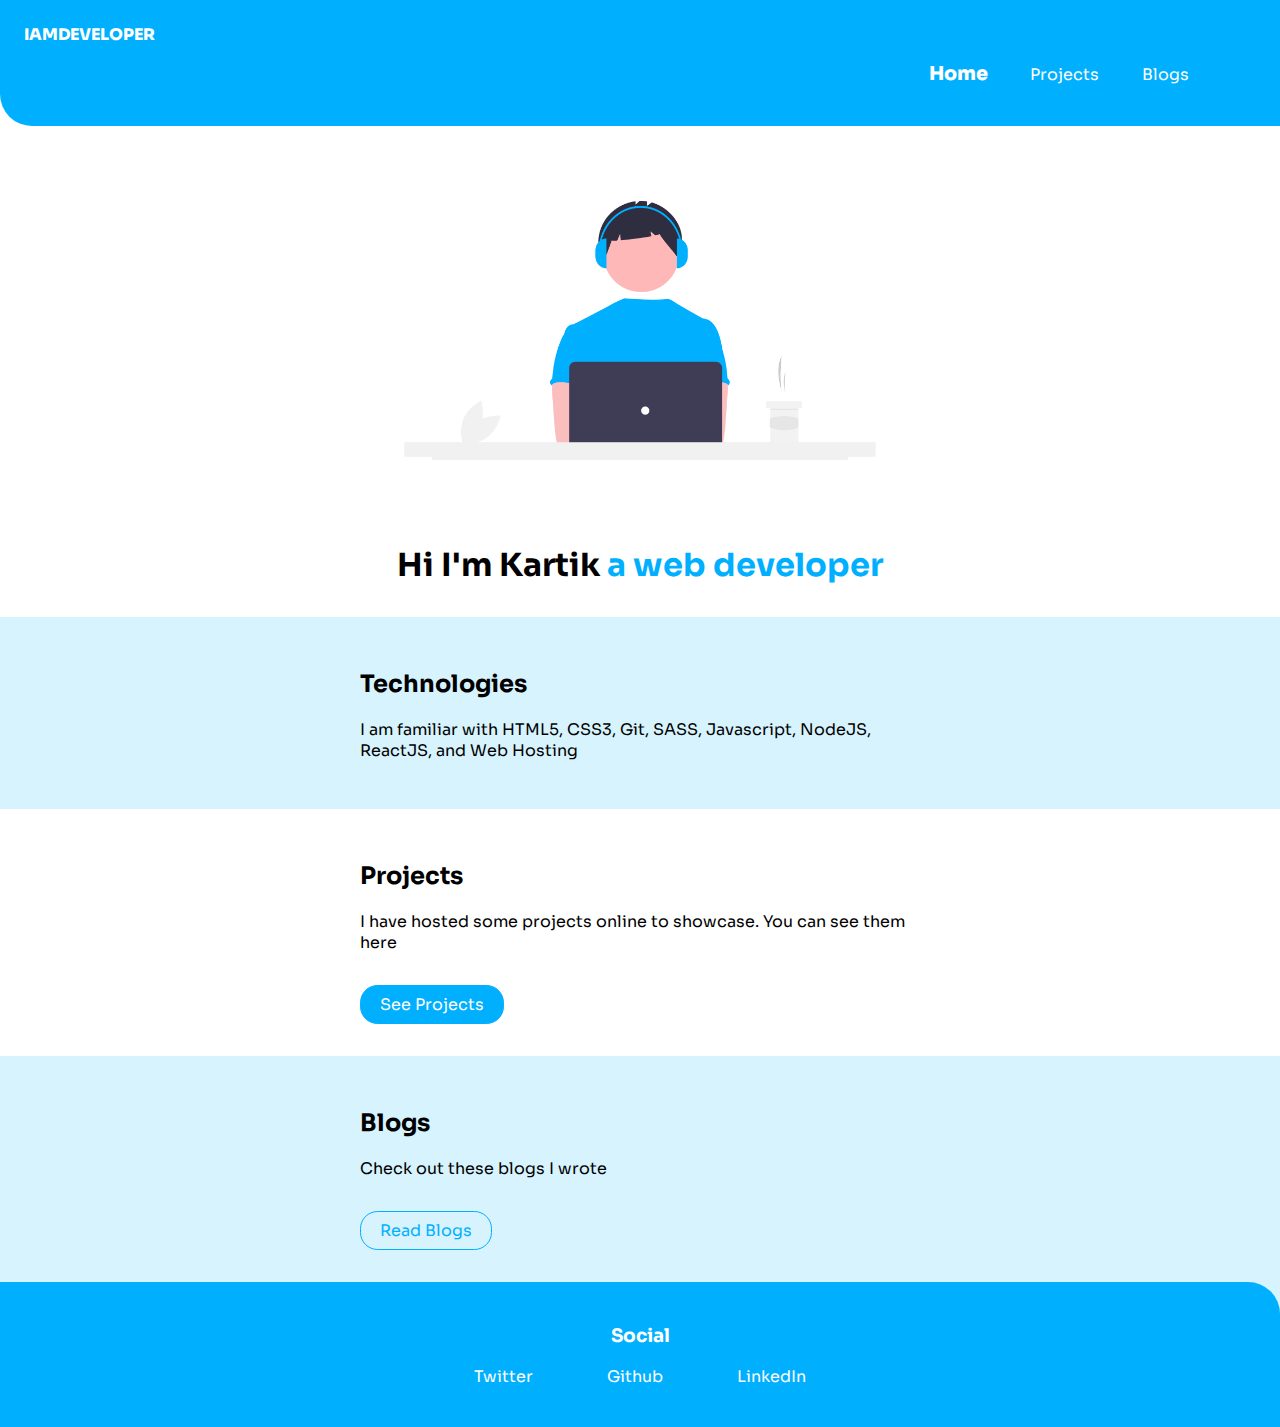
<file: index.html>
<!DOCTYPE html>
<html lang="en">
	<head>
		<meta charset="UTF-8" />
		<meta name="viewport" content="width=device-width, initial-scale=1.0" />
		<link rel="stylesheet" href="main.css" />
		<title>Kartik's Portfolio</title>
	</head>
	<body>
		<header>
			<nav class="main-nav">
				<div class="main-nav__brand">
					<a href="/">IAMDEVELOPER</a>
				</div>
				<ul class="main-nav__links">
					<li class="main-nav__link open-link"><a href="index.html">Home</a></li>
					<li class="main-nav__link"><a href="HTML/projects.html">Projects</a></li>
					<li class="main-nav__link"><a href="HTML/blogs.html">Blogs</a></li>
				</ul>
			</nav>
			<div class="main-header__container">
				<img src="./images/undraw_Coding_re_iv62.png" alt="programming image" />
				<h1>Hi I'm Kartik <span class="highlight">a web developer</span></h1>
			</div>
		</header>
		<main>
			<section class="section">
				<div class="container container-small">
					<h2>Technologies</h2>
					<p>
						I am familiar with HTML5, CSS3, Git, SASS, Javascript, NodeJS, ReactJS, and Web Hosting
					</p>
				</div>
			</section>
			<section class="section">
				<div class="container container-small">
					<h2>Projects</h2>
					<p>I have hosted some projects online to showcase. You can see them here</p>
					<a href="HTML/projects.html" class="primary-button primary-button__home">See Projects</a>
				</div>
			</section>
			<section class="section">
				<div class="container container-small">
					<h2>Blogs</h2>
					<p>Check out these blogs I wrote</p>
					<a href="HTML/blogs.html" class="secondary-button">Read Blogs</a>
				</div>
			</section>
		</main>
		<footer id="main-footer__main-page">
			<div class="main-footer">
				<div class="main-footer__container">
					<h3>Social</h3>
					<ul class="main-footer__socials">
						<li class="main-footer__social">
							<a href="https://twitter.com/kart_c11" target="_blank">Twitter</a>
						</li>
						<li class="main-footer__social">
							<a href="https://github.com/kart-c" target="_blank">Github</a>
						</li>
						<li class="main-footer__social">
							<a href="https://www.linkedin.com/in/kartikeya-choudhary-92881621a/" target="_blank"
								>LinkedIn</a
							>
						</li>
					</ul>
				</div>
			</div>
		</footer>
	</body>
</html>
</file>
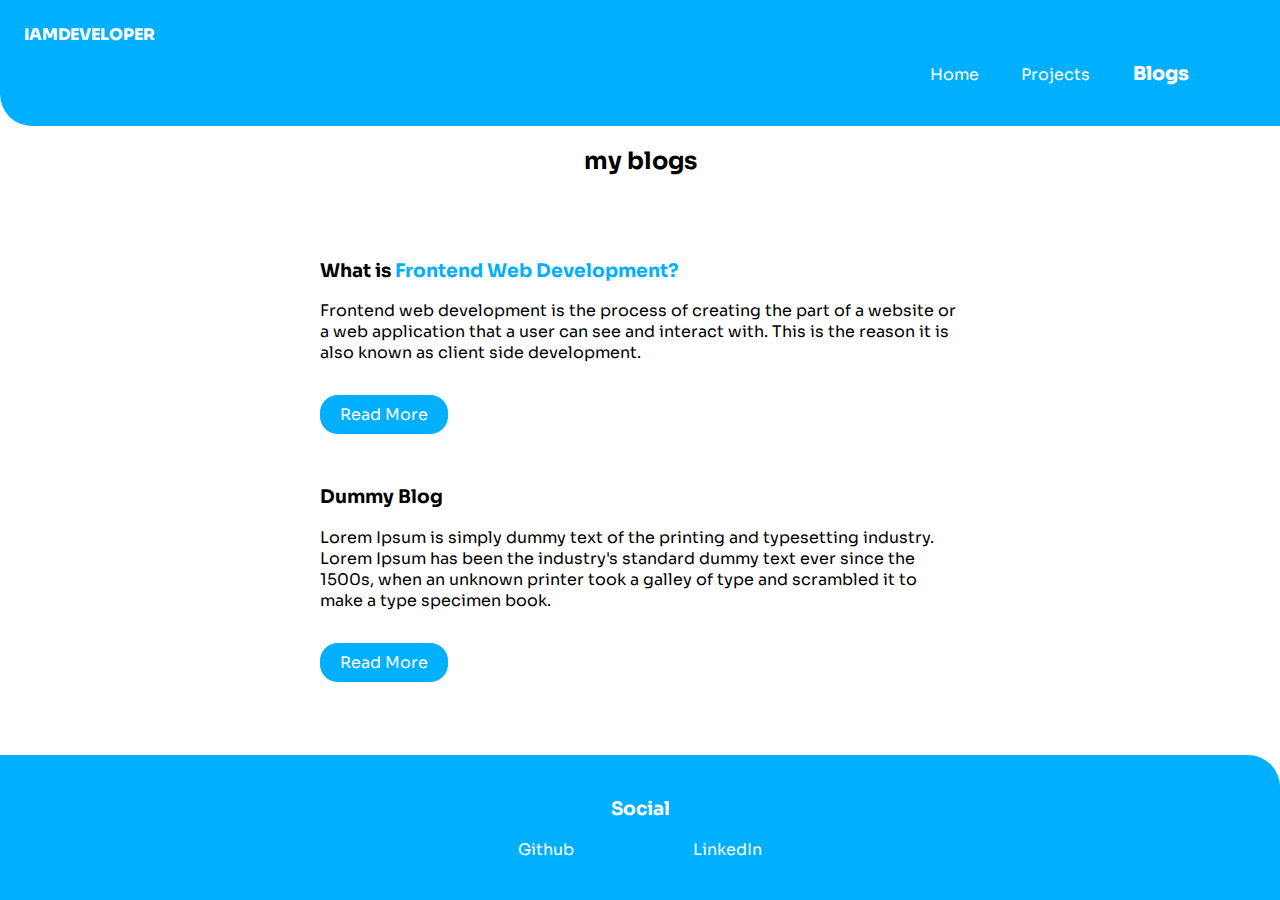
<file: blogs.html>
<!DOCTYPE html>
<html lang="en">
	<head>
		<meta charset="UTF-8" />
		<meta name="viewport" content="width=device-width, initial-scale=1.0" />
		<link rel="stylesheet" href="main.css" />
		<title>Kartik Portfolio</title>
	</head>
	<body>
		<header>
			<nav class="main-nav">
				<div class="main-nav__brand">
					<a href="/">IAMDEVELOPER</a>
				</div>
				<ul class="main-nav__links">
					<li class="main-nav__link"><a href="/index.html">Home</a></li>
					<li class="main-nav__link"><a href="/projects.html">Projects</a></li>
					<li class="main-nav__link open-link"><a href="/blogs.html">Blogs</a></li>
				</ul>
			</nav>
			<div class="main-header__container">
				<h2>my blogs</h2>
			</div>
		</header>
		<main>
			<ul class="project-list">
				<li>
					<section class="container">
						<h3>What is <span class="highlight">Frontend Web Development?</span></h3>
						<p>
							Frontend web development is the process of creating the part of a website or a web
							application that a user can see and interact with. This is the reason it is also known
							as client side development.
						</p>
						<a href="/frontend-blog.html" class="primary-button">Read More</a>
					</section>
				</li>
				<li>
					<section class="container">
						<h3>Dummy Blog</h3>
						<p>
							Lorem Ipsum is simply dummy text of the printing and typesetting industry. Lorem Ipsum
							has been the industry's standard dummy text ever since the 1500s, when an unknown
							printer took a galley of type and scrambled it to make a type specimen book.
						</p>
						<a href="/dummy-blog.html" class="primary-button">Read More</a>
					</section>
				</li>
			</ul>
		</main>
		<footer class="main-footer">
			<div class="main-footer__container">
				<h3>Social</h3>
				<ul class="main-footer__socials">
					<li class="main-footer__social"><a href="https://github.com/kart-c">Github</a></li>
					<li class="main-footer__social">
						<a href="https://www.linkedin.com/in/kartikeya-choudhary-92881621a/">LinkedIn</a>
					</li>
				</ul>
			</div>
		</footer>
	</body>
</html>
</file>
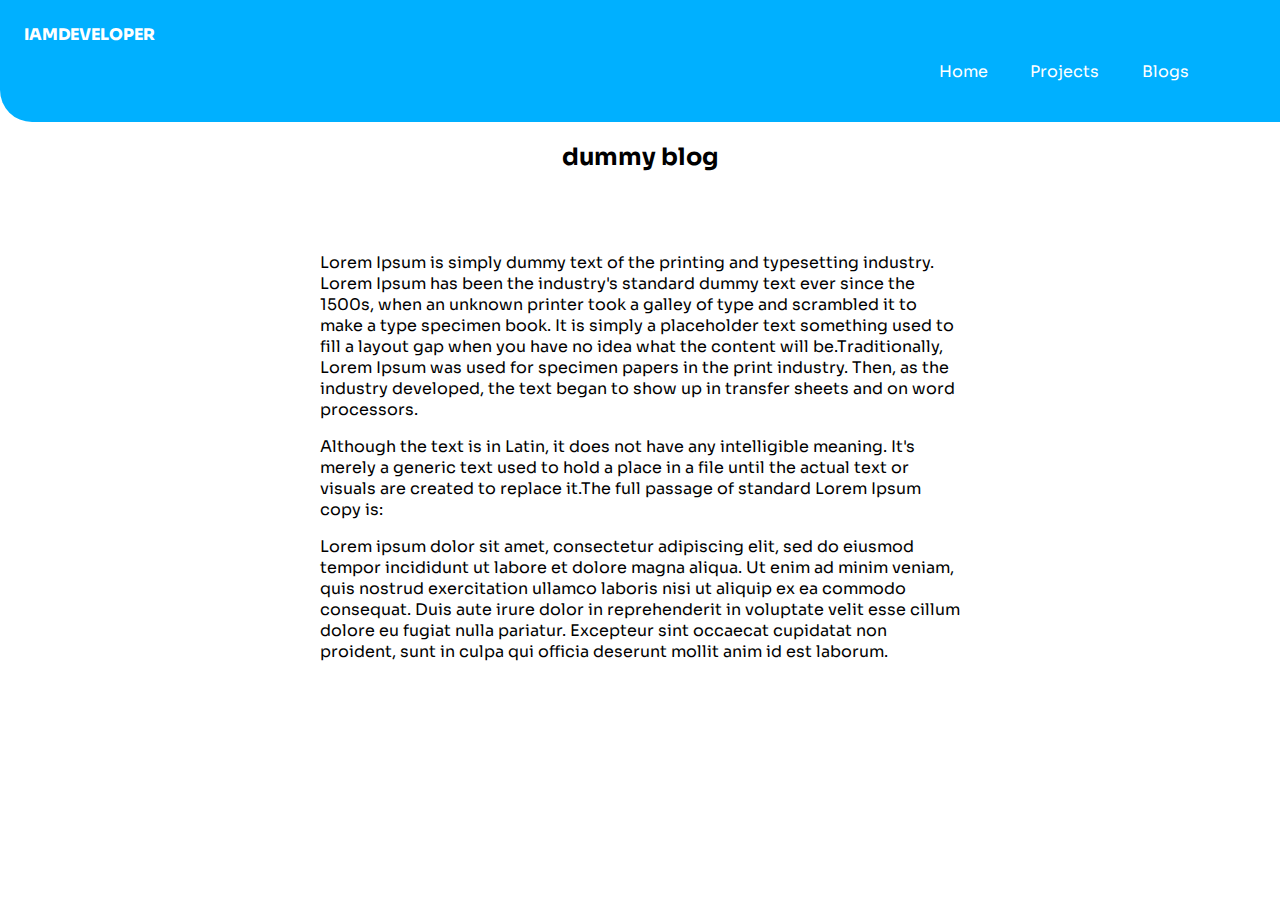
<file: dummy-blog.html>
<!DOCTYPE html>
<html lang="en">
	<head>
		<meta charset="UTF-8" />
		<meta name="viewport" content="width=device-width, initial-scale=1.0" />
		<link rel="stylesheet" href="main.css" />
		<title>Kartik Portfolio</title>
	</head>
	<body>
		<header>
			<nav class="main-nav">
				<div class="main-nav__brand">
					<a href="/">IAMDEVELOPER</a>
				</div>
				<ul class="main-nav__links">
					<li class="main-nav__link"><a href="/index.html">Home</a></li>
					<li class="main-nav__link"><a href="/projects.html">Projects</a></li>
					<li class="main-nav__link"><a href="/blogs.html">Blogs</a></li>
				</ul>
			</nav>
			<div class="main-header__container">
				<h2>dummy blog</h2>
			</div>
		</header>
		<main>
			<ul class="project-list">
				<li>
					<section class="container">
						<p>
							Lorem Ipsum is simply dummy text of the printing and typesetting industry. Lorem Ipsum
							has been the industry's standard dummy text ever since the 1500s, when an unknown
							printer took a galley of type and scrambled it to make a type specimen book. It is
							simply a placeholder text something used to fill a layout gap when you have no idea
							what the content will be.Traditionally, Lorem Ipsum was used for specimen papers in
							the print industry. Then, as the industry developed, the text began to show up in
							transfer sheets and on word processors.
						</p>
						<p>
							Although the text is in Latin, it does not have any intelligible meaning. It's merely
							a generic text used to hold a place in a file until the actual text or visuals are
							created to replace it.The full passage of standard Lorem Ipsum copy is:
						</p>

						<p>
							Lorem ipsum dolor sit amet, consectetur adipiscing elit, sed do eiusmod tempor
							incididunt ut labore et dolore magna aliqua. Ut enim ad minim veniam, quis nostrud
							exercitation ullamco laboris nisi ut aliquip ex ea commodo consequat. Duis aute irure
							dolor in reprehenderit in voluptate velit esse cillum dolore eu fugiat nulla pariatur.
							Excepteur sint occaecat cupidatat non proident, sunt in culpa qui officia deserunt
							mollit anim id est laborum.
						</p>
					</section>
				</li>
			</ul>
		</main>
	</body>
</html>
</file>
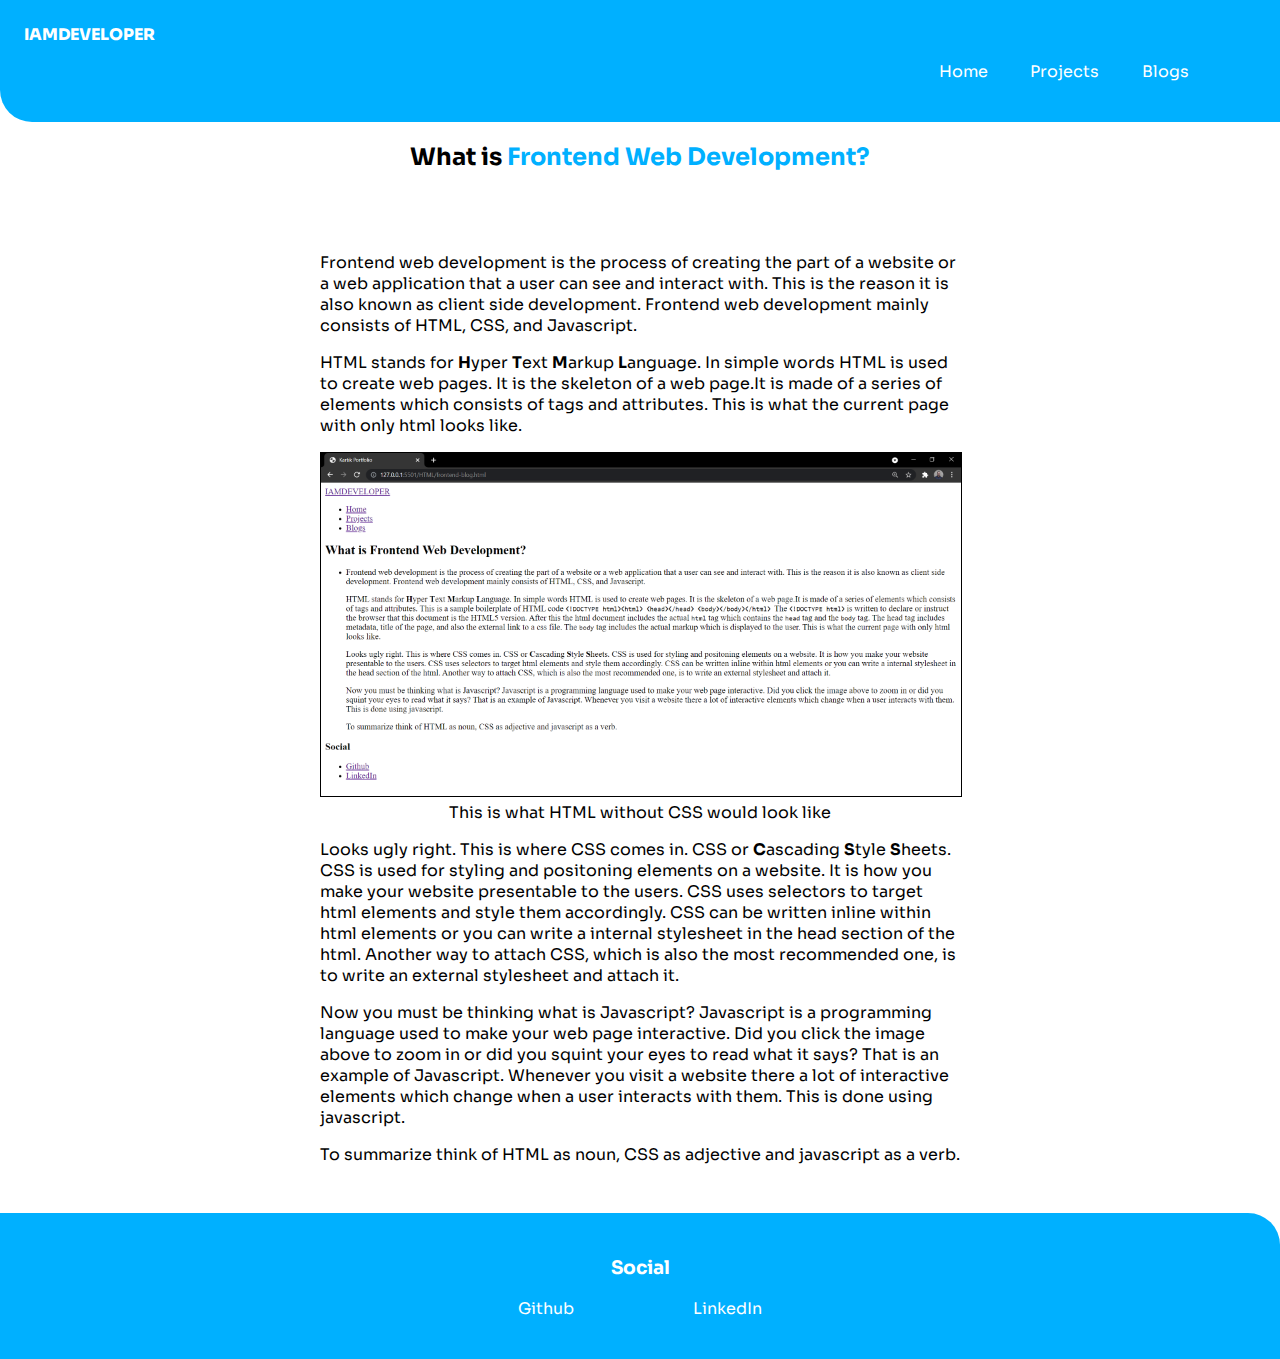
<file: frontend-blog.html>
<!DOCTYPE html>
<html lang="en">
	<head>
		<meta charset="UTF-8" />
		<meta name="viewport" content="width=device-width, initial-scale=1.0" />
		<link rel="stylesheet" href="main.css" />
		<title>Kartik Portfolio</title>
	</head>
	<body>
		<div class="backdrop"></div>
		<header>
			<nav class="main-nav">
				<div class="main-nav__brand">
					<a href="/">IAMDEVELOPER</a>
				</div>
				<ul class="main-nav__links">
					<li class="main-nav__link"><a href="/index.html">Home</a></li>
					<li class="main-nav__link"><a href="/projects.html">Projects</a></li>
					<li class="main-nav__link"><a href="/blogs.html">Blogs</a></li>
				</ul>
			</nav>
			<div class="main-header__container">
				<h2>What is <span class="highlight">Frontend Web Development?</span></h2>
			</div>
		</header>
		<main>
			<ul class="project-list">
				<li>
					<section class="container">
						<p>
							Frontend web development is the process of creating the part of a website or a web
							application that a user can see and interact with. This is the reason it is also known
							as client side development. Frontend web development mainly consists of HTML, CSS, and
							Javascript.
						</p>
						<p>
							HTML stands for <b>H</b>yper <b>T</b>ext <b>M</b>arkup <b>L</b>anguage. In simple
							words HTML is used to create web pages. It is the skeleton of a web page.It is made of
							a series of elements which consists of tags and attributes. This is what the current
							page with only html looks like.
						</p>
						<img src="/images/html.png" alt="plain-html" class="container-image" />
						<figcaption>This is what HTML without CSS would look like</figcaption>
						<p>
							Looks ugly right. This is where CSS comes in. CSS or <b>C</b>ascading <b>S</b>tyle
							<b>S</b>heets. CSS is used for styling and positoning elements on a website. It is how
							you make your website presentable to the users. CSS uses selectors to target html
							elements and style them accordingly. CSS can be written inline within html elements or
							you can write a internal stylesheet in the head section of the html. Another way to
							attach CSS, which is also the most recommended one, is to write an external stylesheet
							and attach it.
						</p>
						<p>
							Now you must be thinking what is Javascript? Javascript is a programming language used
							to make your web page interactive. Did you click the image above to zoom in or did you
							squint your eyes to read what it says? That is an example of Javascript. Whenever you
							visit a website there a lot of interactive elements which change when a user interacts
							with them. This is done using javascript.
						</p>
						<p>To summarize think of HTML as noun, CSS as adjective and javascript as a verb.</p>
					</section>
				</li>
			</ul>
		</main>
		<footer class="main-footer">
			<div class="main-footer__container">
				<h3>Social</h3>
				<ul class="main-footer__socials">
					<li class="main-footer__social"><a href="https://github.com/kart-c">Github</a></li>
					<li class="main-footer__social">
						<a href="https://www.linkedin.com/in/kartikeya-choudhary-92881621a/">LinkedIn</a>
					</li>
				</ul>
			</div>
		</footer>
		<script src="/main.js"></script>
	</body>
</html>
</file>
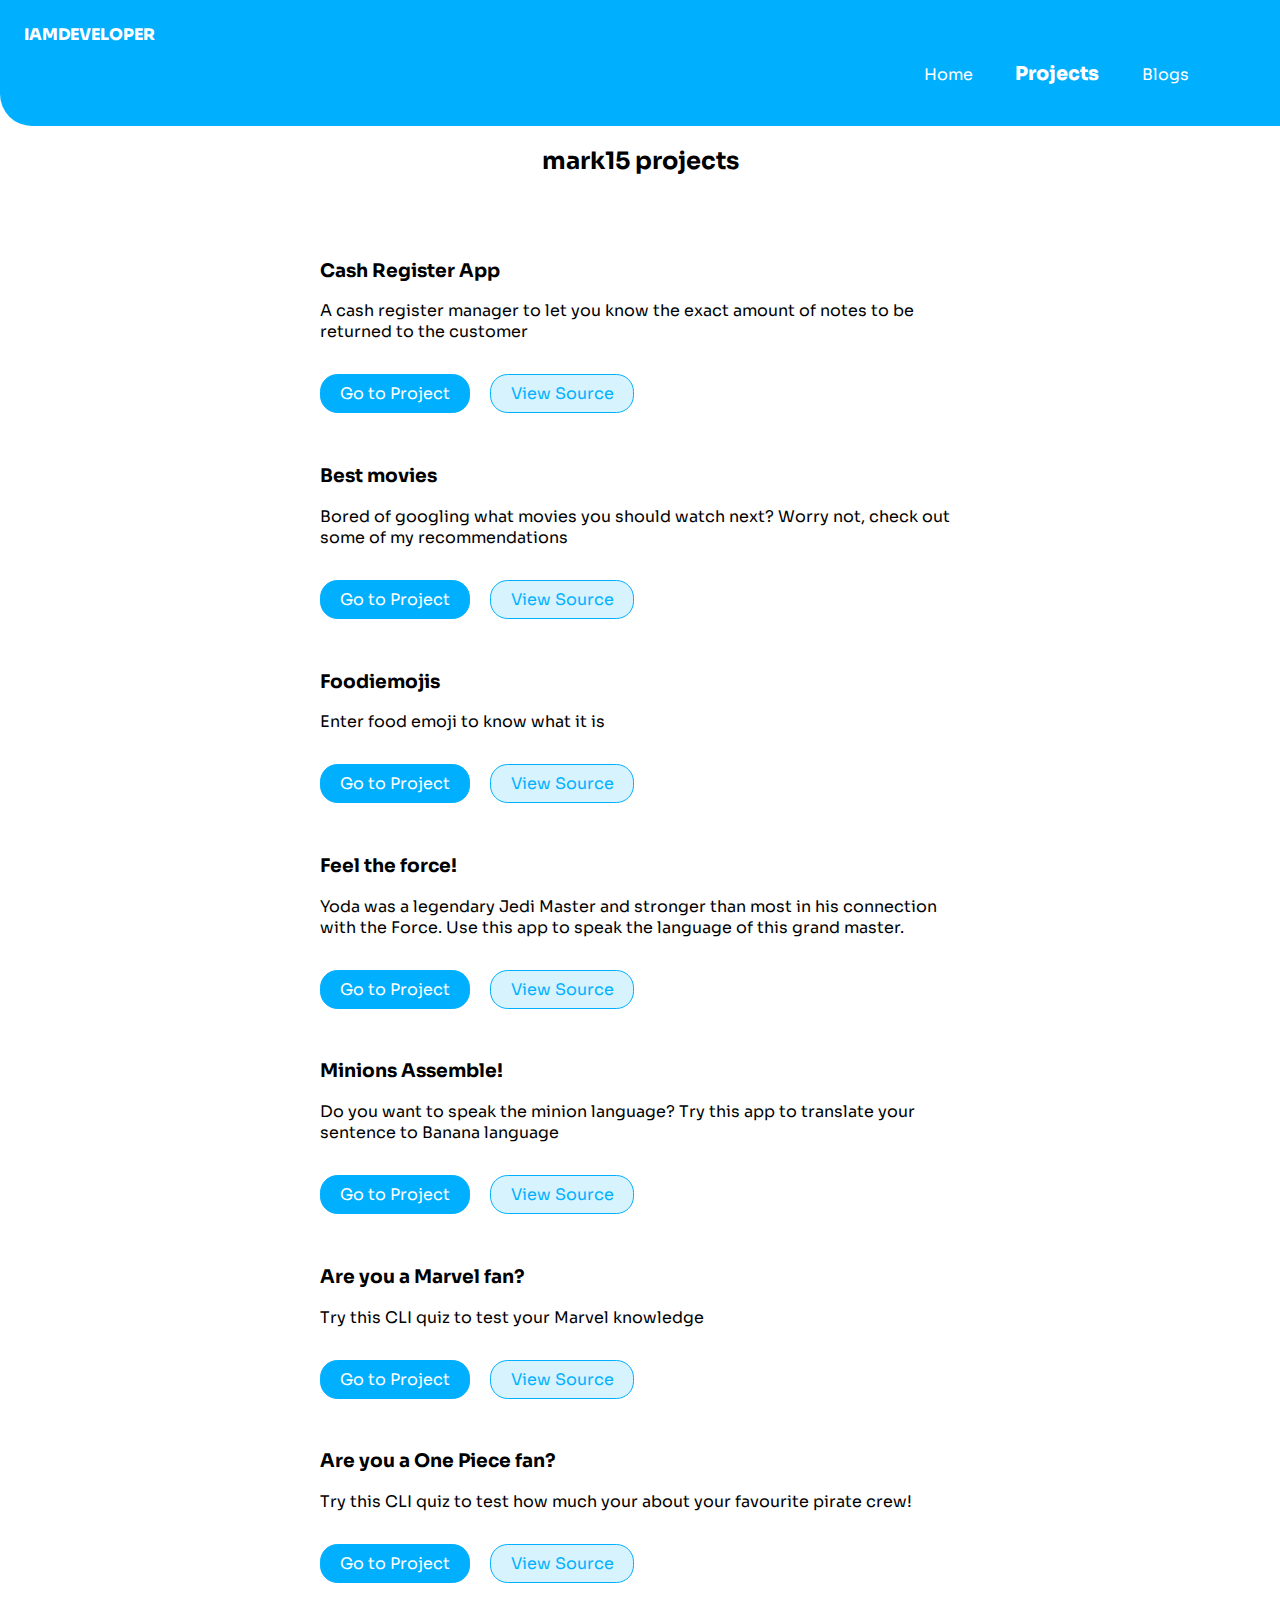
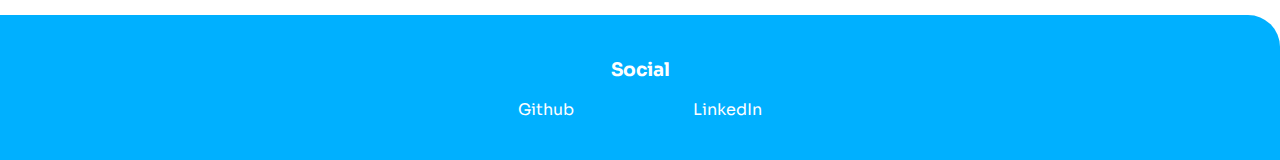
<file: projects.html>
<!DOCTYPE html>
<html lang="en">
	<head>
		<meta charset="UTF-8" />
		<meta name="viewport" content="width=device-width, initial-scale=1.0" />
		<link rel="stylesheet" href="main.css" />
		<title>Kartik Portfolio</title>
	</head>
	<body>
		<header>
			<nav class="main-nav">
				<div class="main-nav__brand">
					<a href="/">IAMDEVELOPER</a>
				</div>
				<ul class="main-nav__links">
					<li class="main-nav__link"><a href="/index.html">Home</a></li>
					<li class="main-nav__link open-link"><a href="/projects.html">Projects</a></li>
					<li class="main-nav__link"><a href="/blogs.html">Blogs</a></li>
				</ul>
			</nav>
			<div class="main-header__container">
				<h2>mark15 projects</h2>
			</div>
		</header>
		<main>
			<ul class="project-list">
				<li>
					<section class="container">
						<h3>Cash Register App</h3>
						<p>
							A cash register manager to let you know the exact amount of notes to be returned to
							the customer
						</p>
						<a
							href="https://kartik-cash-register.netlify.app/"
							class="primary-button"
							target="blank"
							>Go to Project</a
						>
						<a
							href="https://github.com/kart-c/cash-register-manager"
							class="secondary-button"
							target="blank"
							>View Source</a
						>
					</section>
				</li>
				<li>
					<section class="container">
						<h3>Best movies</h3>
						<p>
							Bored of googling what movies you should watch next? Worry not, check out some of my
							recommendations
						</p>
						<a href="https://iizb6.csb.app/" class="primary-button" target="blank">Go to Project</a>
						<a
							href="https://github.com/kart-c/movie-recommendation"
							class="secondary-button"
							target="blank"
							>View Source</a
						>
					</section>
				</li>
				<li>
					<section class="container">
						<h3>Foodiemojis</h3>
						<p>Enter food emoji to know what it is</p>
						<a href="https://6szdc.csb.app/" class="primary-button" target="blank">Go to Project</a>
						<a
							href="https://github.com/kart-c/know-your-food-emoji"
							class="secondary-button"
							target="blank"
							>View Source</a
						>
					</section>
				</li>
				<li>
					<section class="container">
						<h3>Feel the force!</h3>
						<p>
							Yoda was a legendary Jedi Master and stronger than most in his connection with the
							Force. Use this app to speak the language of this grand master.
						</p>
						<a
							href="https://kartik-yoda-translator.netlify.app/"
							class="primary-button"
							target="blank"
							>Go to Project</a
						>
						<a
							href="https://github.com/kart-c/yoda-translater-app"
							class="secondary-button"
							target="blank"
							>View Source</a
						>
					</section>
				</li>
				<li>
					<section class="container">
						<h3>Minions Assemble!</h3>
						<p>
							Do you want to speak the minion language? Try this app to translate your sentence to
							Banana language
						</p>
						<a
							href="https://kartik-banano-translator.netlify.app/"
							class="primary-button"
							target="blank"
							>Go to Project</a
						>
						<a
							href="https://github.com/kart-c/banana-translator-app"
							class="secondary-button"
							target="blank"
							>View Source</a
						>
					</section>
				</li>
				<li>
					<section class="container">
						<h3>Are you a Marvel fan?</h3>
						<p>Try this CLI quiz to test your Marvel knowledge</p>
						<a
							href="https://replit.com/@kart-c/marvel-trivia?embed=1&output=1"
							target="blank"
							class="primary-button"
							>Go to Project</a
						>
						<a
							href="https://github.com/kart-c/marvel-trivia-CLI-app"
							class="secondary-button"
							target="blank"
							>View Source</a
						>
					</section>
				</li>
				<li>
					<section class="container">
						<h3>Are you a One Piece fan?</h3>
						<p>Try this CLI quiz to test how much your about your favourite pirate crew!</p>
						<a
							href="https://replit.com/@kart-c/one-piece-trivia?embed=1&output=1 "
							class="primary-button"
							target="blank"
							>Go to Project</a
						>
						<a
							href="https://github.com/kart-c/one-piece-trivia-app"
							class="secondary-button"
							target="blank"
							>View Source</a
						>
					</section>
				</li>
			</ul>
		</main>
		<footer class="main-footer">
			<div class="main-footer__container">
				<h3>Social</h3>
				<ul class="main-footer__socials">
					<li class="main-footer__social"><a href="https://github.com/kart-c">Github</a></li>
					<li class="main-footer__social">
						<a href="https://www.linkedin.com/in/kartikeya-choudhary-92881621a/">LinkedIn</a>
					</li>
				</ul>
			</div>
		</footer>
	</body>
</html>
</file>
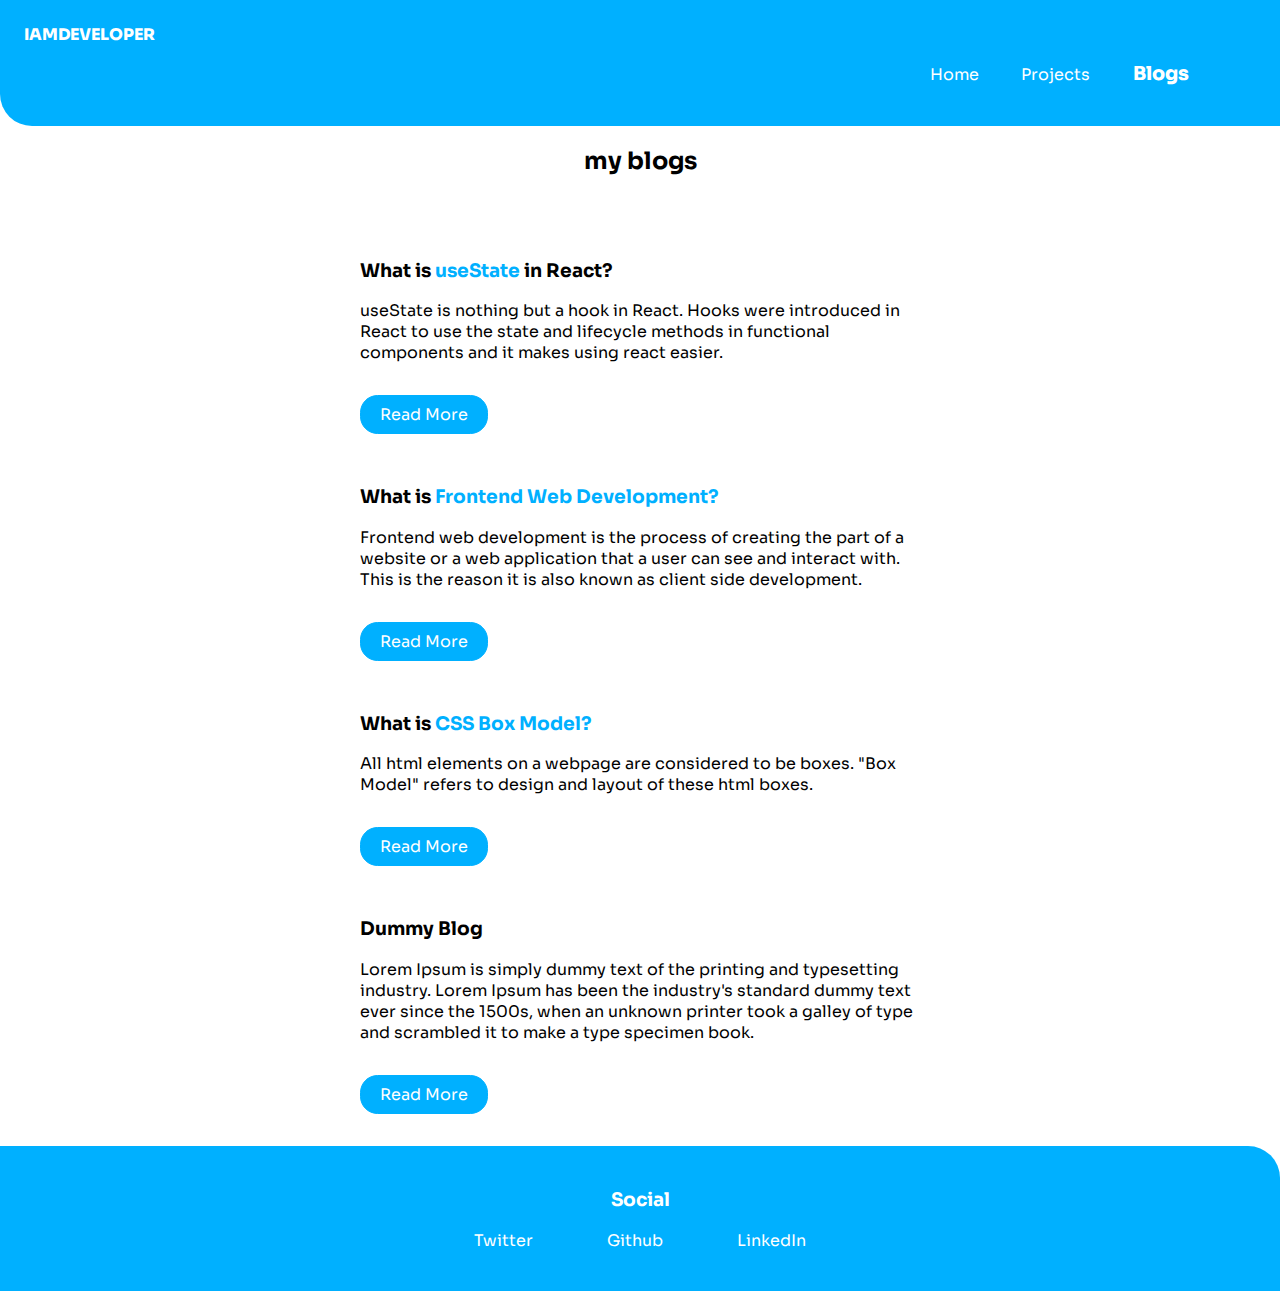
<file: HTML/blogs.html>
<!DOCTYPE html>
<html lang="en">
	<head>
		<meta charset="UTF-8" />
		<meta name="viewport" content="width=device-width, initial-scale=1.0" />
		<link rel="stylesheet" href="../main.css" />
		<title>Kartik Portfolio</title>
	</head>
	<body>
		<header>
			<nav class="main-nav">
				<div class="main-nav__brand">
					<a href="/">IAMDEVELOPER</a>
				</div>
				<ul class="main-nav__links">
					<li class="main-nav__link"><a href="../index.html">Home</a></li>
					<li class="main-nav__link"><a href="projects.html">Projects</a></li>
					<li class="main-nav__link open-link"><a href="blogs.html">Blogs</a></li>
				</ul>
			</nav>
			<div class="main-header__container">
				<h2>my blogs</h2>
			</div>
		</header>
		<main>
			<ul class="project-list">
				<li>
					<section class="container container-small">
						<h3>What is <span class="highlight">useState</span> in React?</h3>
						<p>
							useState is nothing but a hook in React. Hooks were introduced in React to use the
							state and lifecycle methods in functional components and it makes using react easier.
						</p>
						<a
							href="https://kartik-usestate-blog.hashnode.dev/what-is-usestate-in-react"
							target="_blank"
							class="primary-button primary-button__home"
							>Read More</a
						>
					</section>
				</li>
				<li>
					<section class="container container-small">
						<h3>What is <span class="highlight">Frontend Web Development?</span></h3>
						<p>
							Frontend web development is the process of creating the part of a website or a web
							application that a user can see and interact with. This is the reason it is also known
							as client side development.
						</p>
						<a href="frontend-blog.html" class="primary-button primary-button__home">Read More</a>
					</section>
				</li>
				<li>
					<section class="container container-small">
						<h3>What is <span class="highlight">CSS Box Model?</span></h3>
						<p>
							All html elements on a webpage are considered to be boxes. "Box Model" refers to
							design and layout of these html boxes.
						</p>
						<a href="css-box-model.html" class="primary-button primary-button__home">Read More</a>
					</section>
				</li>
				<li>
					<section class="container container-small">
						<h3>Dummy Blog</h3>
						<p>
							Lorem Ipsum is simply dummy text of the printing and typesetting industry. Lorem Ipsum
							has been the industry's standard dummy text ever since the 1500s, when an unknown
							printer took a galley of type and scrambled it to make a type specimen book.
						</p>
						<a href="dummy-blog.html" class="primary-button primary-button__home">Read More</a>
					</section>
				</li>
			</ul>
		</main>
		<footer class="main-footer">
			<div class="main-footer__container">
				<h3>Social</h3>
				<ul class="main-footer__socials">
					<li class="main-footer__social">
						<a href="https://twitter.com/kart_c11" target="_blank">Twitter</a>
					</li>
					<li class="main-footer__social">
						<a href="https://github.com/kart-c" target="_blank">Github</a>
					</li>
					<li class="main-footer__social">
						<a href="https://www.linkedin.com/in/kartikeya-choudhary-92881621a/" target="_blank"
							>LinkedIn</a
						>
					</li>
				</ul>
			</div>
		</footer>
	</body>
</html>
</file>
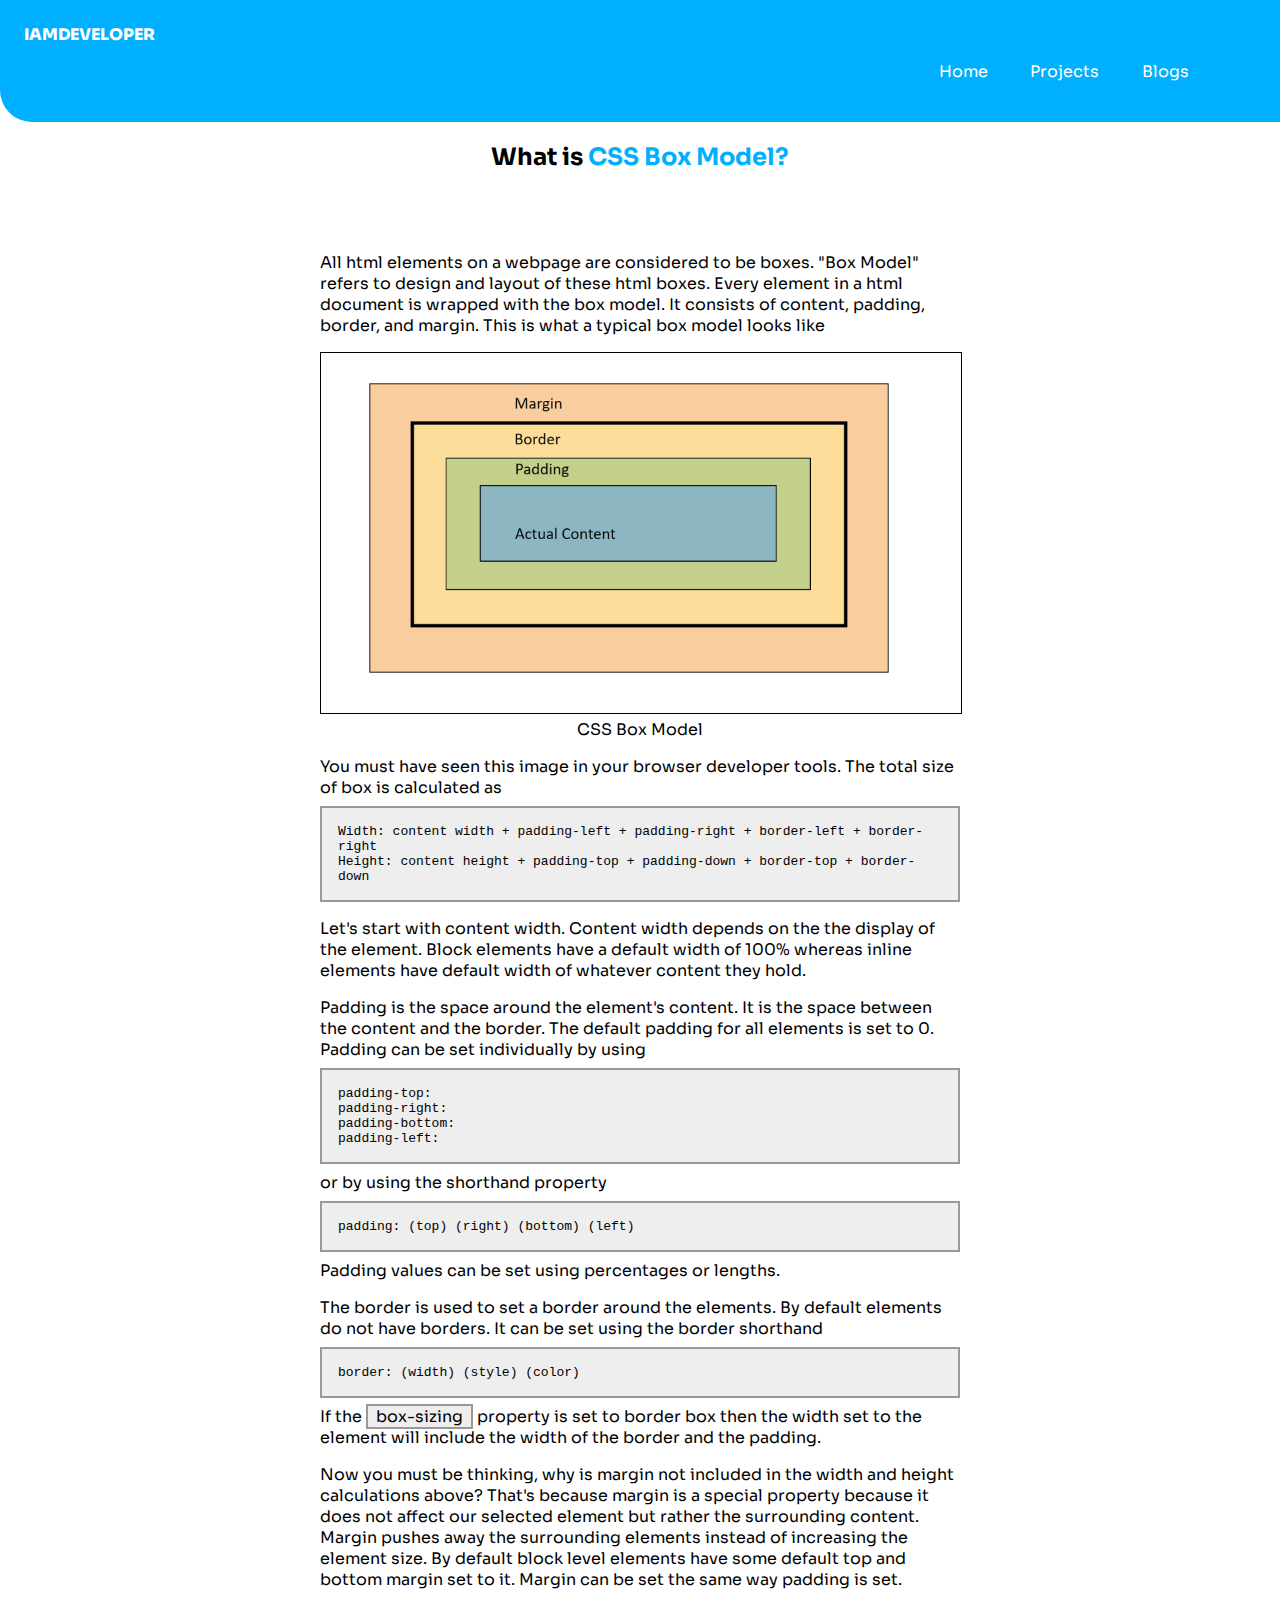
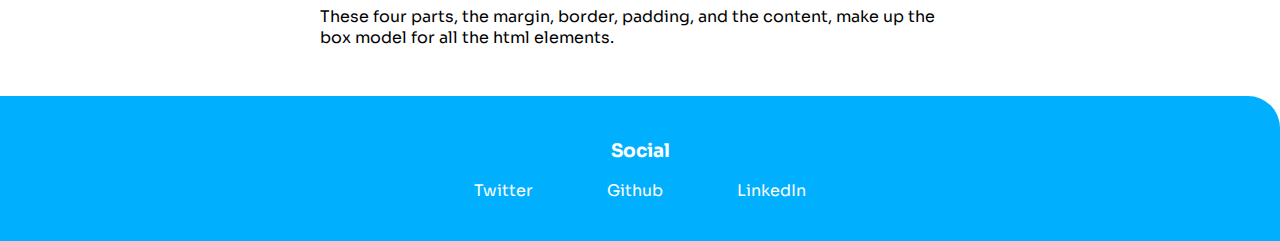
<file: HTML/css-box-model.html>
<!DOCTYPE html>
<html lang="en">
	<head>
		<meta charset="UTF-8" />
		<meta name="viewport" content="width=device-width, initial-scale=1.0" />
		<link rel="stylesheet" href="../main.css" />
		<title>Kartik Portfolio</title>
	</head>
	<body>
		<div class="backdrop"></div>
		<header>
			<nav class="main-nav">
				<div class="main-nav__brand">
					<a href="/">IAMDEVELOPER</a>
				</div>
				<ul class="main-nav__links">
					<li class="main-nav__link"><a href="../index.html">Home</a></li>
					<li class="main-nav__link"><a href="projects.html">Projects</a></li>
					<li class="main-nav__link"><a href="blogs.html">Blogs</a></li>
				</ul>
			</nav>
			<div class="main-header__container">
				<h2>What is <span class="highlight">CSS Box Model?</span></h2>
			</div>
		</header>
		<main>
			<ul class="project-list">
				<li>
					<section class="container">
						<p>
							All html elements on a webpage are considered to be boxes. "Box Model" refers to
							design and layout of these html boxes. Every element in a html document is wrapped
							with the box model. It consists of content, padding, border, and margin. This is what
							a typical box model looks like
						</p>
						<img
							src="../images/box-model.png"
							alt="css-box-model"
							class="container-image box-model-image"
						/>
						<figcaption>CSS Box Model</figcaption>
						<p>
							You must have seen this image in your browser developer tools. The total size of box
							is calculated as
							<code class="code-block">
								<span class="code-block__span"
									>Width: content width + padding-left + padding-right + border-left +
									border-right</span
								>
								<span class="code-block__span"
									>Height: content height + padding-top + padding-down + border-top +
									border-down</span
								>
							</code>
						</p>
						<p>
							Let's start with content width. Content width depends on the the display of the
							element. Block elements have a default width of 100% whereas inline elements have
							default width of whatever content they hold.
						</p>
						<p>
							Padding is the space around the element's content. It is the space between the content
							and the border. The default padding for all elements is set to 0. Padding can be set
							individually by using
							<code class="code-block">
								<span class="code-block__span">padding-top:</span>
								<span class="code-block__span">padding-right:</span>
								<span class="code-block__span">padding-bottom:</span>
								<span class="code-block__span">padding-left:</span></code
							>
							or by using the shorthand property
							<code class="code-block"
								><span class="code-block__span">padding: (top) (right) (bottom) (left)</span></code
							>
							Padding values can be set using percentages or lengths.
						</p>
						<p>
							The border is used to set a border around the elements. By default elements do not
							have borders. It can be set using the border shorthand<code class="code-block"
								><code class="code-block__span">border: (width) (style) (color)</code></code
							>
							If the <span class="code-block__inline">box-sizing</span> property is set to border
							box then the width set to the element will include the width of the border and the
							padding.
						</p>
						<p>
							Now you must be thinking, why is margin not included in the width and height
							calculations above? That's because margin is a special property because it does not
							affect our selected element but rather the surrounding content. Margin pushes away the
							surrounding elements instead of increasing the element size. By default block level
							elements have some default top and bottom margin set to it. Margin can be set the same
							way padding is set.
						</p>
						<p>
							These four parts, the margin, border, padding, and the content, make up the box model
							for all the html elements.
						</p>
					</section>
				</li>
			</ul>
		</main>
		<footer class="main-footer">
			<div class="main-footer__container">
				<h3>Social</h3>
				<ul class="main-footer__socials">
					<li class="main-footer__social">
						<a href="https://twitter.com/kart_c11" target="_blank">Twitter</a>
					</li>
					<li class="main-footer__social">
						<a href="https://github.com/kart-c" target="_blank">Github</a>
					</li>
					<li class="main-footer__social">
						<a href="https://www.linkedin.com/in/kartikeya-choudhary-92881621a/" target="_blank"
							>LinkedIn</a
						>
					</li>
				</ul>
			</div>
		</footer>
	</body>
</html>
</file>
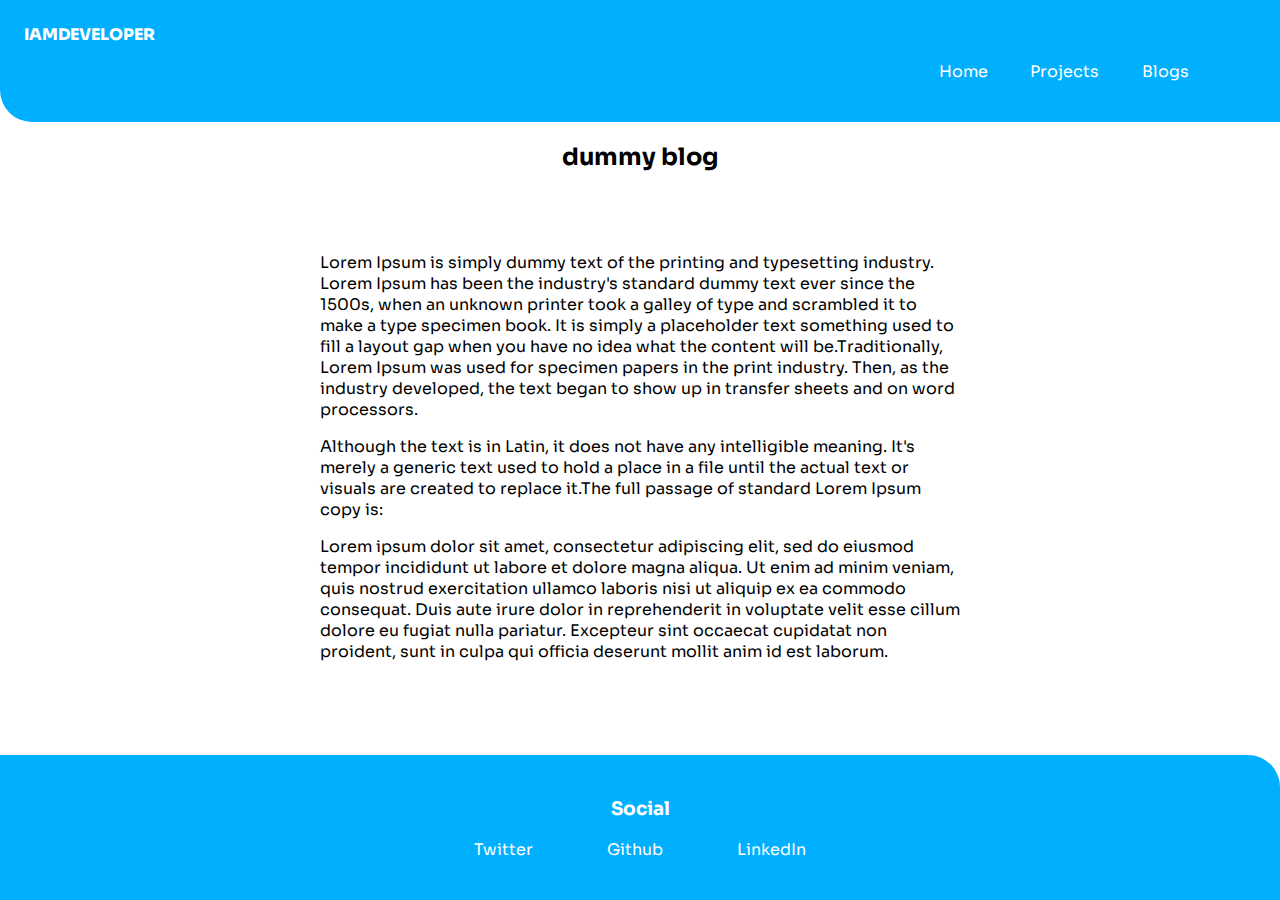
<file: HTML/dummy-blog.html>
<!DOCTYPE html>
<html lang="en">
	<head>
		<meta charset="UTF-8" />
		<meta name="viewport" content="width=device-width, initial-scale=1.0" />
		<link rel="stylesheet" href="../main.css" />
		<title>Kartik Portfolio</title>
	</head>
	<body>
		<header>
			<nav class="main-nav">
				<div class="main-nav__brand">
					<a href="/">IAMDEVELOPER</a>
				</div>
				<ul class="main-nav__links">
					<li class="main-nav__link"><a href="../index.html">Home</a></li>
					<li class="main-nav__link"><a href="projects.html">Projects</a></li>
					<li class="main-nav__link"><a href="blogs.html">Blogs</a></li>
				</ul>
			</nav>
			<div class="main-header__container">
				<h2>dummy blog</h2>
			</div>
		</header>
		<main>
			<ul class="project-list">
				<li>
					<section class="container">
						<p>
							Lorem Ipsum is simply dummy text of the printing and typesetting industry. Lorem Ipsum
							has been the industry's standard dummy text ever since the 1500s, when an unknown
							printer took a galley of type and scrambled it to make a type specimen book. It is
							simply a placeholder text something used to fill a layout gap when you have no idea
							what the content will be.Traditionally, Lorem Ipsum was used for specimen papers in
							the print industry. Then, as the industry developed, the text began to show up in
							transfer sheets and on word processors.
						</p>
						<p>
							Although the text is in Latin, it does not have any intelligible meaning. It's merely
							a generic text used to hold a place in a file until the actual text or visuals are
							created to replace it.The full passage of standard Lorem Ipsum copy is:
						</p>

						<p>
							Lorem ipsum dolor sit amet, consectetur adipiscing elit, sed do eiusmod tempor
							incididunt ut labore et dolore magna aliqua. Ut enim ad minim veniam, quis nostrud
							exercitation ullamco laboris nisi ut aliquip ex ea commodo consequat. Duis aute irure
							dolor in reprehenderit in voluptate velit esse cillum dolore eu fugiat nulla pariatur.
							Excepteur sint occaecat cupidatat non proident, sunt in culpa qui officia deserunt
							mollit anim id est laborum.
						</p>
					</section>
				</li>
			</ul>
		</main>
		<footer class="main-footer">
			<div class="main-footer__container">
				<h3>Social</h3>
				<ul class="main-footer__socials">
					<li class="main-footer__social">
						<a href="https://twitter.com/kart_c11" target="_blank">Twitter</a>
					</li>
					<li class="main-footer__social">
						<a href="https://github.com/kart-c" target="_blank">Github</a>
					</li>
					<li class="main-footer__social">
						<a href="https://www.linkedin.com/in/kartikeya-choudhary-92881621a/" target="_blank"
							>LinkedIn</a
						>
					</li>
				</ul>
			</div>
		</footer>
	</body>
</html>
</file>
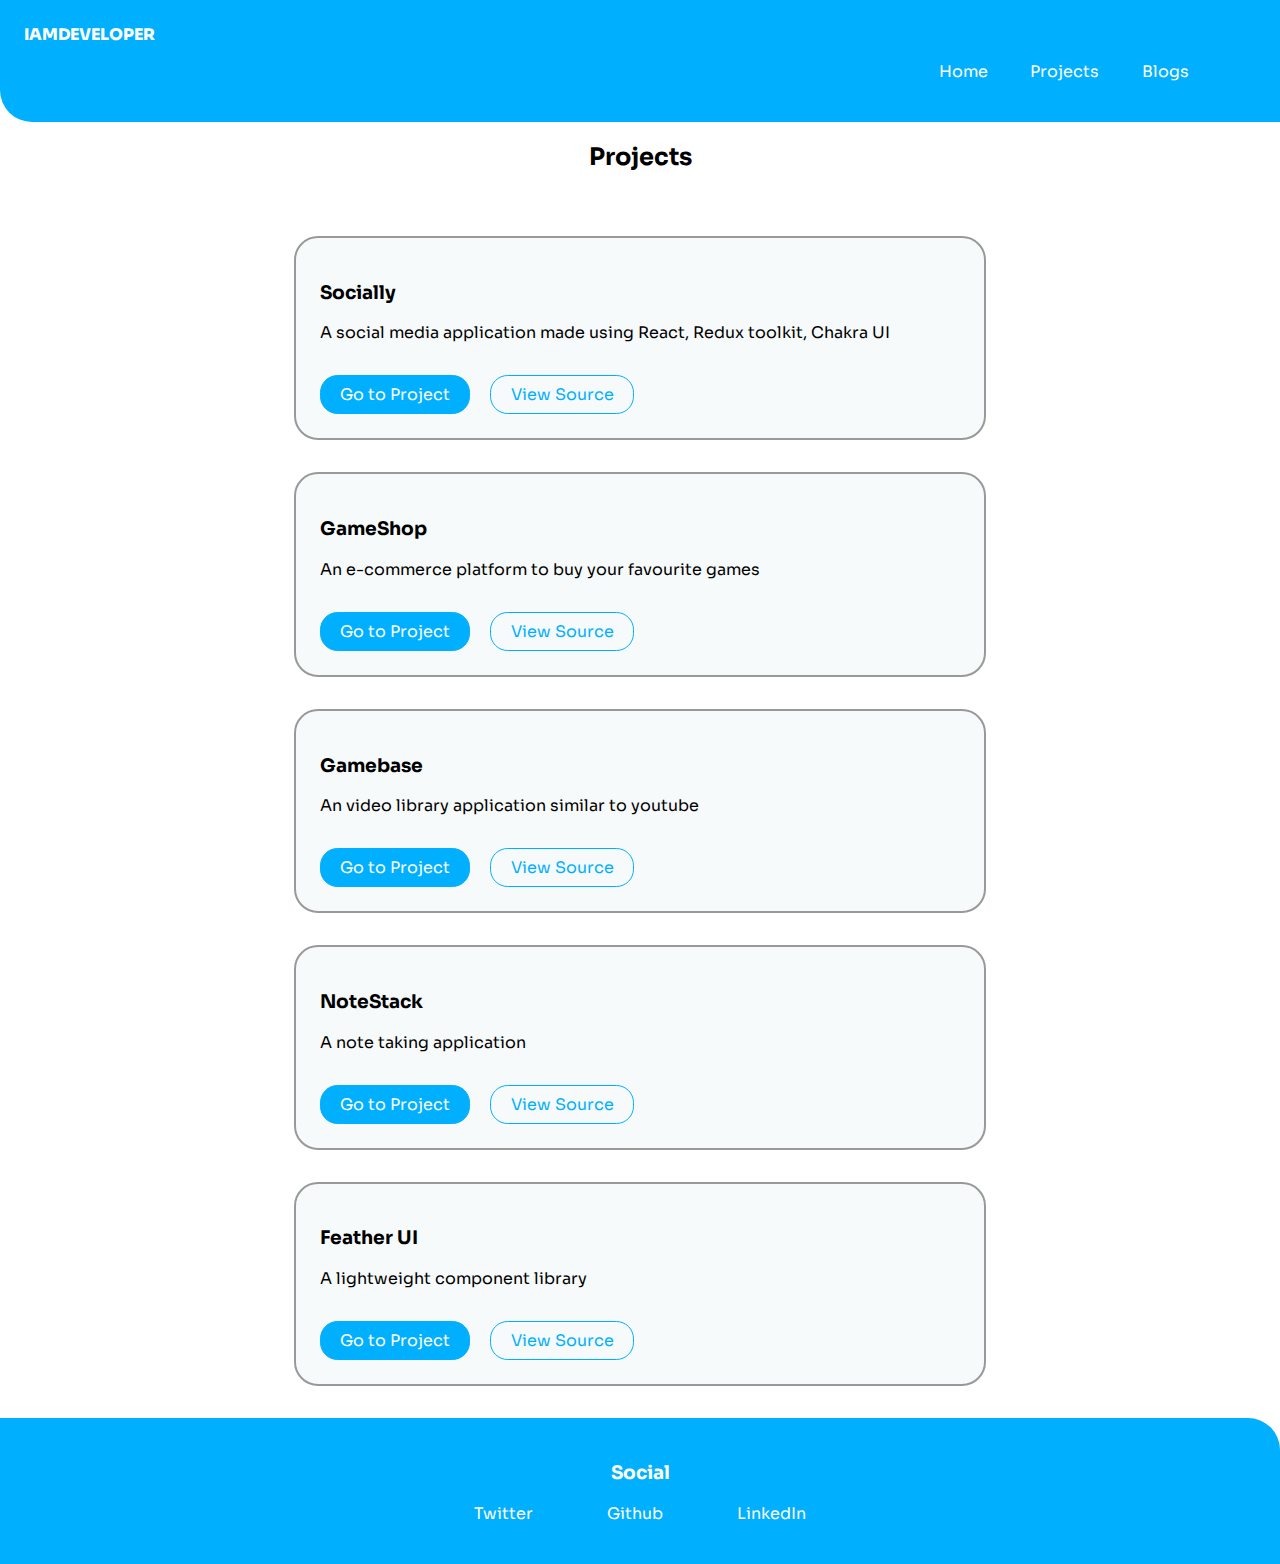
<file: HTML/extra-projects.html>
<!DOCTYPE html>
<html lang="en">
	<head>
		<meta charset="UTF-8" />
		<meta name="viewport" content="width=device-width, initial-scale=1.0" />
		<link rel="stylesheet" href="../main.css" />
		<title>Kartik Portfolio</title>
	</head>
	<body>
		<header>
			<nav class="main-nav">
				<div class="main-nav__brand">
					<a href="/">IAMDEVELOPER</a>
				</div>
				<ul class="main-nav__links">
					<li class="main-nav__link"><a href="../index.html">Home</a></li>
					<li class="main-nav__link"><a href="projects.html">Projects</a></li>
					<li class="main-nav__link"><a href="blogs.html">Blogs</a></li>
				</ul>
			</nav>
			<div class="main-header__container">
				<h2>Projects</h2>
			</div>
		</header>
		<main>
			<ul class="project-list">
				<!-- Social Media -->
				<li>
					<section class="container card">
						<h3>Socially</h3>
						<p>A social media application made using React, Redux toolkit, Chakra UI</p>
						<a href="https://socially-new.netlify.app/" class="primary-button" target="_blank"
							>Go to Project</a
						>
						<a
							href="https://github.com/kart-c/socially"
							class="secondary-button secondary-button__project-page"
							target="_blank"
							>View Source</a
						>
					</section>
				</li>
				<!-- E-commerce -->
				<li>
					<section class="container card">
						<h3>GameShop</h3>
						<p>An e-commerce platform to buy your favourite games</p>
						<a
							href="https://game-shop-react-dev.netlify.app/"
							class="primary-button"
							target="_blank"
							>Go to Project</a
						>
						<a
							href="https://github.com/kart-c/GameShop-Ecommerce"
							class="secondary-button secondary-button__project-page"
							target="_blank"
							>View Source</a
						>
					</section>
				</li>
				<!-- Video Lib -->
				<li>
					<section class="container card">
						<h3>Gamebase</h3>
						<p>An video library application similar to youtube</p>
						<a href="https://gamebase-kart-c.vercel.app/" class="primary-button" target="_blank"
							>Go to Project</a
						>
						<a
							href="https://github.com/kart-c/gamebase"
							class="secondary-button secondary-button__project-page"
							target="_blank"
							>View Source</a
						>
					</section>
				</li>
				<!-- Note Taking -->
				<li>
					<section class="container card">
						<h3>NoteStack</h3>
						<p>A note taking application</p>
						<a href="https://notestack.vercel.app/" class="primary-button" target="_blank"
							>Go to Project</a
						>
						<a
							href="https://github.com/kart-c/notestack"
							class="secondary-button secondary-button__project-page"
							target="_blank"
							>View Source</a
						>
					</section>
				</li>
				<!-- Component Library -->
				<li>
					<section class="container card">
						<h3>Feather UI</h3>
						<p>A lightweight component library</p>
						<a href="https://feather-design.netlify.app/" class="primary-button" target="_blank"
							>Go to Project</a
						>
						<a
							href="https://github.com/kart-c/Feather-UI"
							class="secondary-button secondary-button__project-page"
							target="_blank"
							>View Source</a
						>
					</section>
				</li>
			</ul>
		</main>
		<footer class="main-footer">
			<div class="main-footer__container">
				<h3>Social</h3>
				<ul class="main-footer__socials">
					<li class="main-footer__social">
						<a href="https://twitter.com/kart_c11" target="_blank">Twitter</a>
					</li>
					<li class="main-footer__social">
						<a href="https://github.com/kart-c" target="_blank">Github</a>
					</li>
					<li class="main-footer__social">
						<a href="https://www.linkedin.com/in/kartikeya-choudhary-92881621a/" target="_blank"
							>LinkedIn</a
						>
					</li>
				</ul>
			</div>
		</footer>
	</body>
</html>
</file>
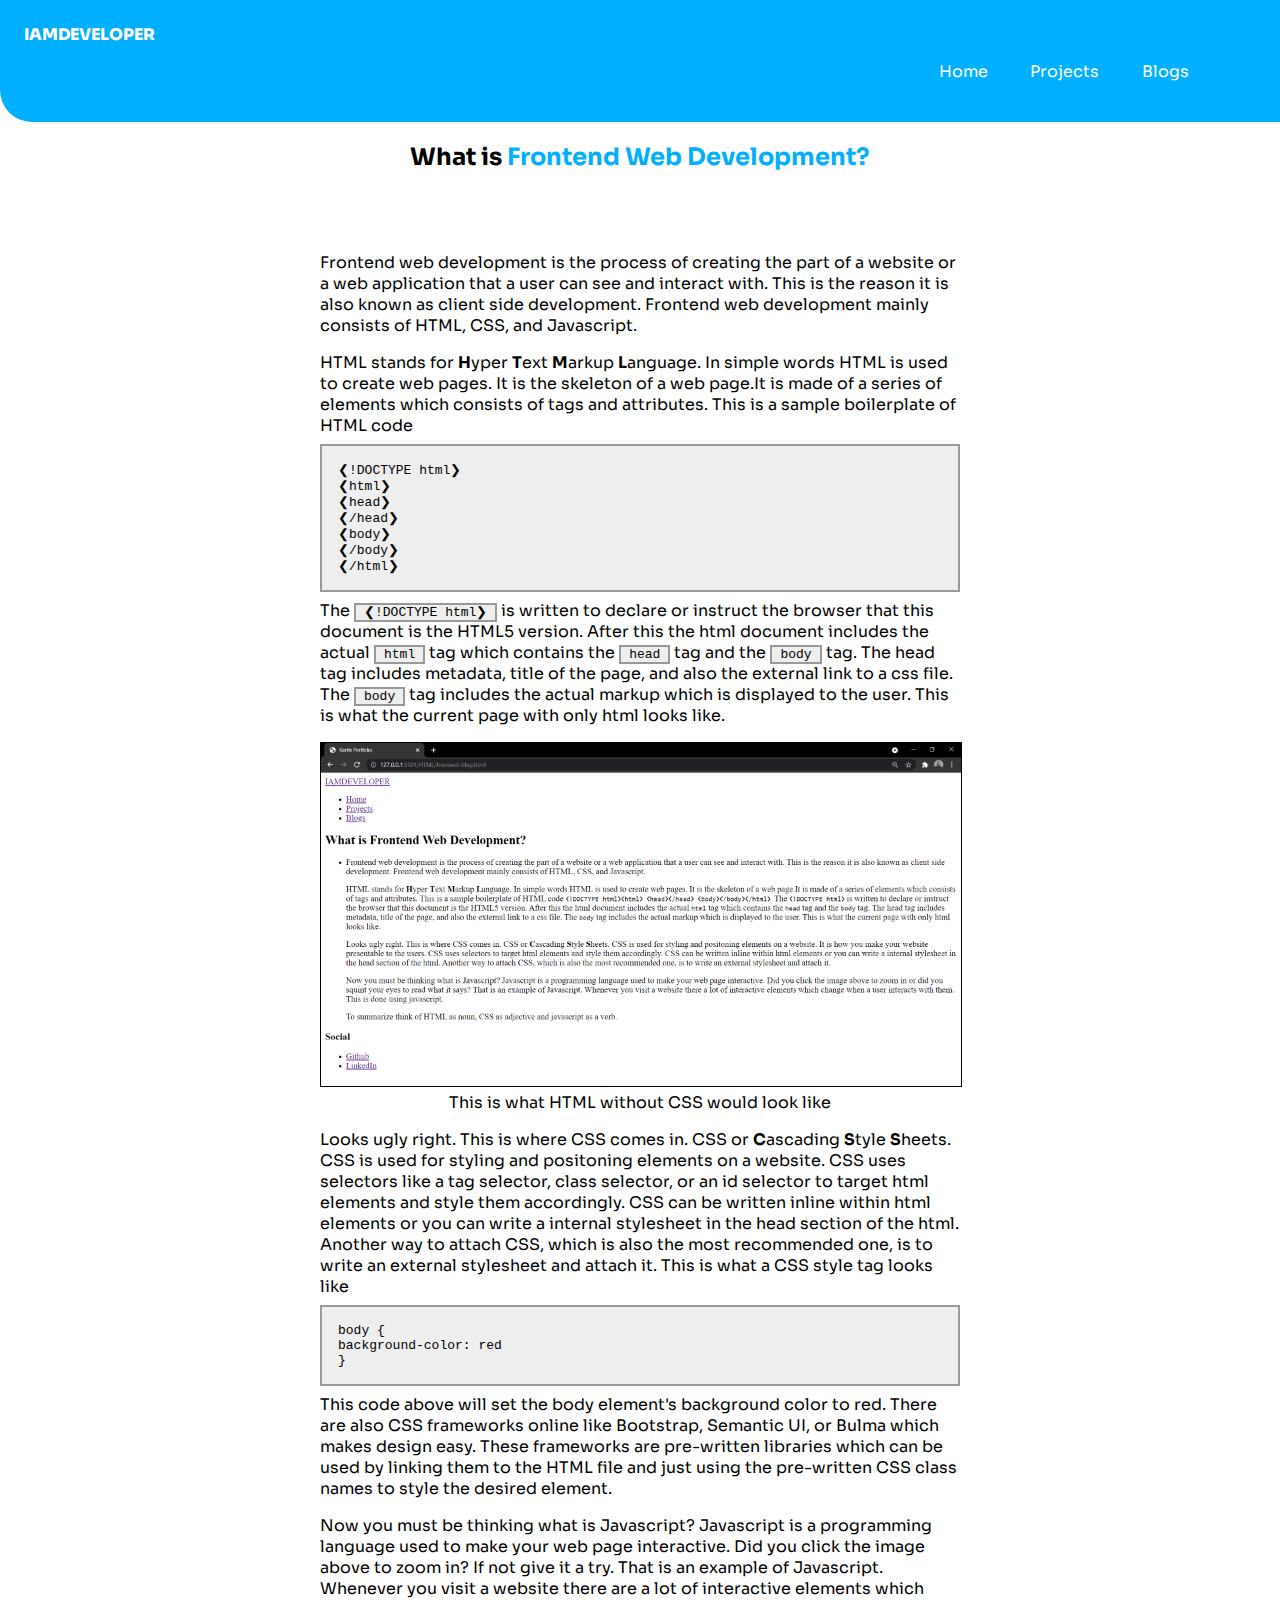
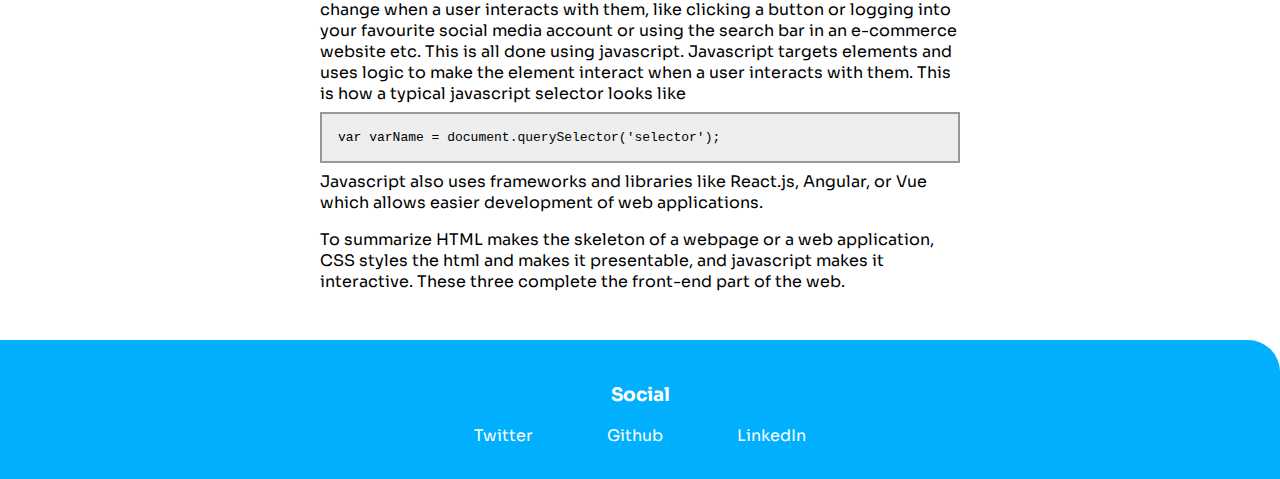
<file: HTML/frontend-blog.html>
<!DOCTYPE html>
<html lang="en">
	<head>
		<meta charset="UTF-8" />
		<meta name="viewport" content="width=device-width, initial-scale=1.0" />
		<link rel="stylesheet" href="../main.css" />
		<title>Kartik Portfolio</title>
	</head>
	<body>
		<div class="backdrop"></div>
		<header>
			<nav class="main-nav">
				<div class="main-nav__brand">
					<a href="/">IAMDEVELOPER</a>
				</div>
				<ul class="main-nav__links">
					<li class="main-nav__link"><a href="../index.html">Home</a></li>
					<li class="main-nav__link"><a href="projects.html">Projects</a></li>
					<li class="main-nav__link"><a href="blogs.html">Blogs</a></li>
				</ul>
			</nav>
			<div class="main-header__container">
				<h2>What is <span class="highlight">Frontend Web Development?</span></h2>
			</div>
		</header>
		<main>
			<ul class="project-list">
				<li>
					<section class="container">
						<p>
							Frontend web development is the process of creating the part of a website or a web
							application that a user can see and interact with. This is the reason it is also known
							as client side development. Frontend web development mainly consists of HTML, CSS, and
							Javascript.
						</p>
						<p>
							HTML stands for <b>H</b>yper <b>T</b>ext <b>M</b>arkup <b>L</b>anguage. In simple
							words HTML is used to create web pages. It is the skeleton of a web page.It is made of
							a series of elements which consists of tags and attributes. This is a sample
							boilerplate of HTML code
							<code class="code-block">
								<span class="code-block__span">&#10094;!DOCTYPE html&#10095;</span
								><span class="code-block__span">&#10094;html&#10095;</span
								><span class="code-block__span"> &#10094;head&#10095;</span
								><span class="code-block__span">&#10094;/head&#10095;</span
								><span class="code-block__span"> &#10094;body&#10095;</span
								><span class="code-block__span">&#10094;/body&#10095;</span
								><span class="code-block__span">&#10094;/html&#10095;</span>
							</code>
							The <code class="code-block__inline">&#10094;!DOCTYPE html&#10095;</code> is written
							to declare or instruct the browser that this document is the HTML5 version. After this
							the html document includes the actual <code class="code-block__inline">html</code> tag
							which contains the <code class="code-block__inline">head</code> tag and the
							<code class="code-block__inline">body</code> tag. The head tag includes metadata,
							title of the page, and also the external link to a css file. The
							<code class="code-block__inline">body</code> tag includes the actual markup which is
							displayed to the user. This is what the current page with only html looks like.
						</p>
						<img src="/images/html.png" alt="plain-html" class="container-image" />
						<figcaption>This is what HTML without CSS would look like</figcaption>
						<p>
							Looks ugly right. This is where CSS comes in. CSS or <b>C</b>ascading <b>S</b>tyle
							<b>S</b>heets. CSS is used for styling and positoning elements on a website. CSS uses
							selectors like a tag selector, class selector, or an id selector to target html
							elements and style them accordingly. CSS can be written inline within html elements or
							you can write a internal stylesheet in the head section of the html. Another way to
							attach CSS, which is also the most recommended one, is to write an external stylesheet
							and attach it. This is what a CSS style tag looks like
							<code class="code-block"
								><span class="code-block__span">body {</span
								><span class="code-block__span">background-color: red</span>
								<span class="code-block__span">}</span></code
							>
							This code above will set the body element's background color to red. There are also
							CSS frameworks online like Bootstrap, Semantic UI, or Bulma which makes design easy.
							These frameworks are pre-written libraries which can be used by linking them to the
							HTML file and just using the pre-written CSS class names to style the desired element.
						</p>
						<p>
							Now you must be thinking what is Javascript? Javascript is a programming language used
							to make your web page interactive. Did you click the image above to zoom in? If not
							give it a try. That is an example of Javascript. Whenever you visit a website there
							are a lot of interactive elements which change when a user interacts with them, like
							clicking a button or logging into your favourite social media account or using the
							search bar in an e-commerce website etc. This is all done using javascript. Javascript
							targets elements and uses logic to make the element interact when a user interacts
							with them. This is how a typical javascript selector looks like
							<code class="code-block"
								><span class="code-block__span"
									>var varName = document.querySelector('selector');</span
								></code
							>
							Javascript also uses frameworks and libraries like React.js, Angular, or Vue which
							allows easier development of web applications.
						</p>
						<p>
							To summarize HTML makes the skeleton of a webpage or a web application, CSS styles the
							html and makes it presentable, and javascript makes it interactive. These three
							complete the front-end part of the web.
						</p>
					</section>
				</li>
			</ul>
		</main>
		<footer class="main-footer">
			<div class="main-footer__container">
				<h3>Social</h3>
				<ul class="main-footer__socials">
					<li class="main-footer__social">
						<a href="https://twitter.com/kart_c11" target="_blank">Twitter</a>
					</li>
					<li class="main-footer__social">
						<a href="https://github.com/kart-c" target="_blank">Github</a>
					</li>
					<li class="main-footer__social">
						<a href="https://www.linkedin.com/in/kartikeya-choudhary-92881621a/" target="_blank"
							>LinkedIn</a
						>
					</li>
				</ul>
			</div>
		</footer>
		<script src="/main.js"></script>
	</body>
</html>
</file>
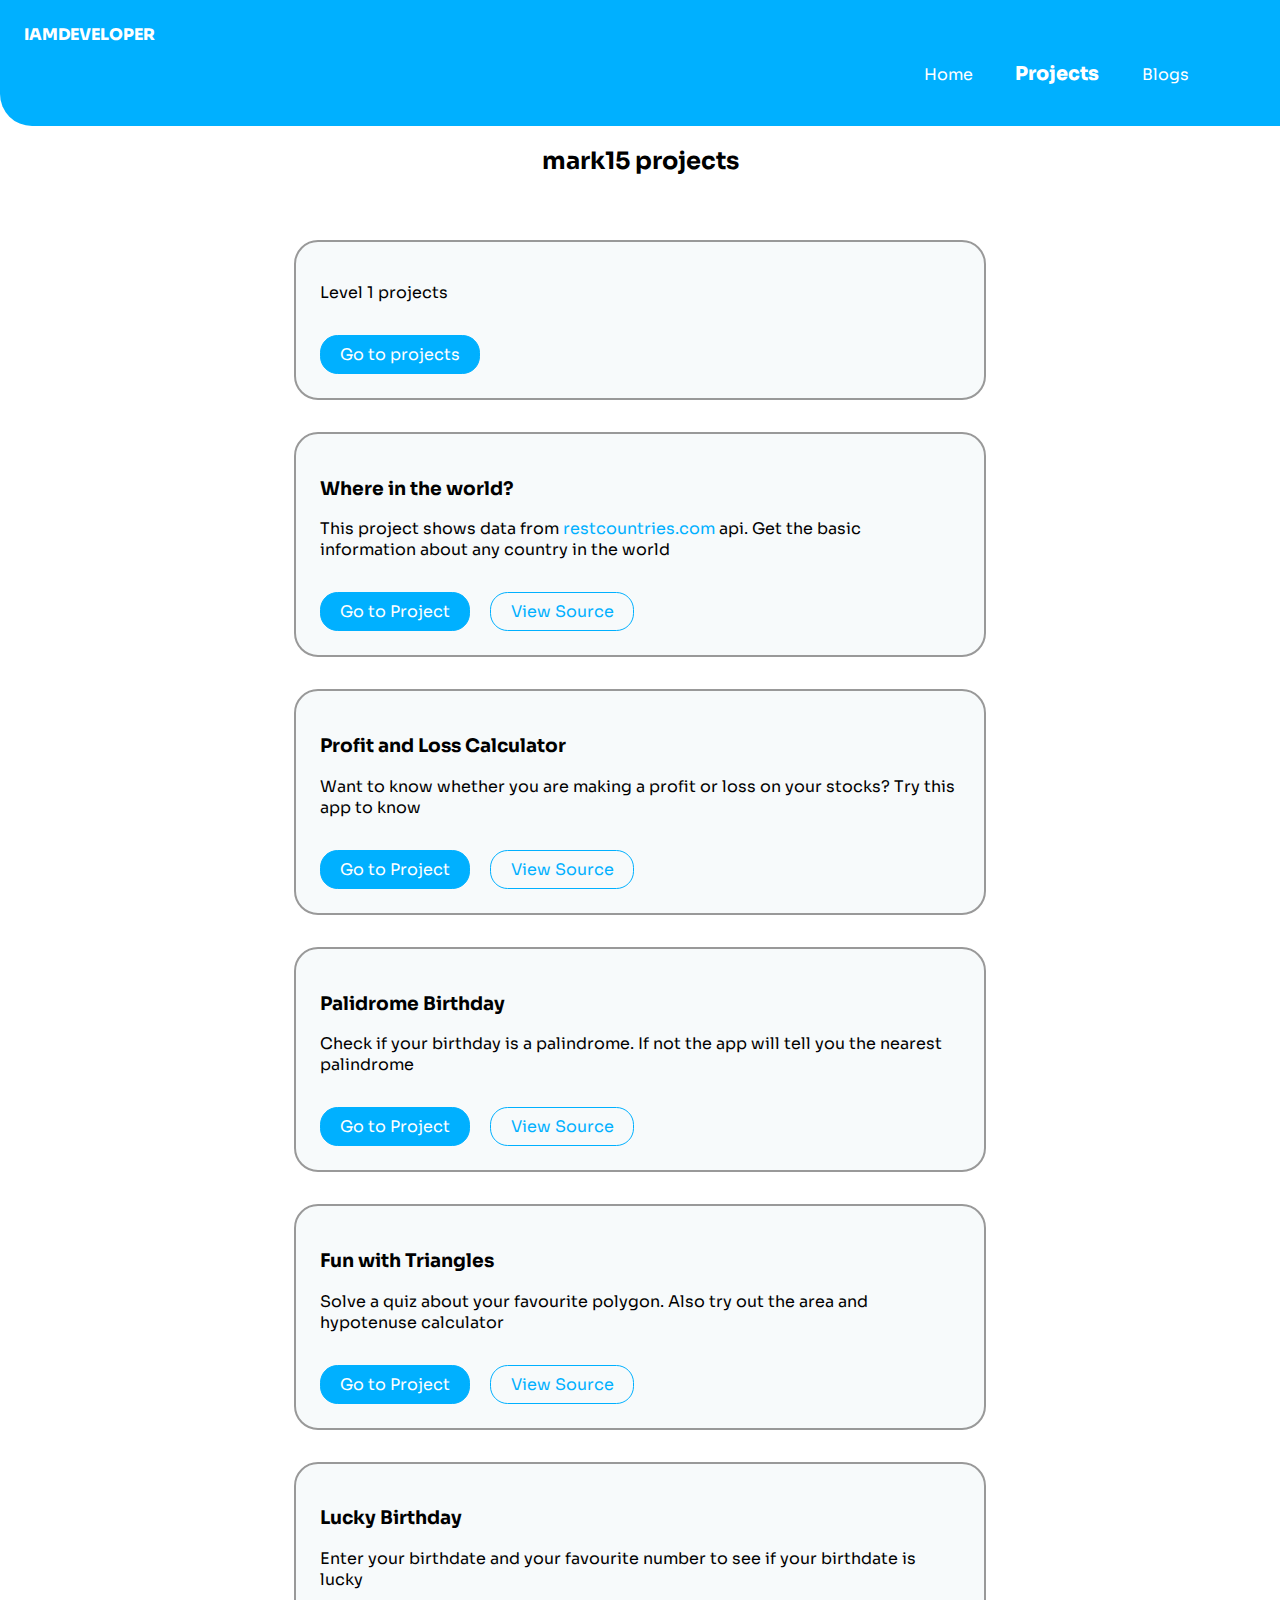
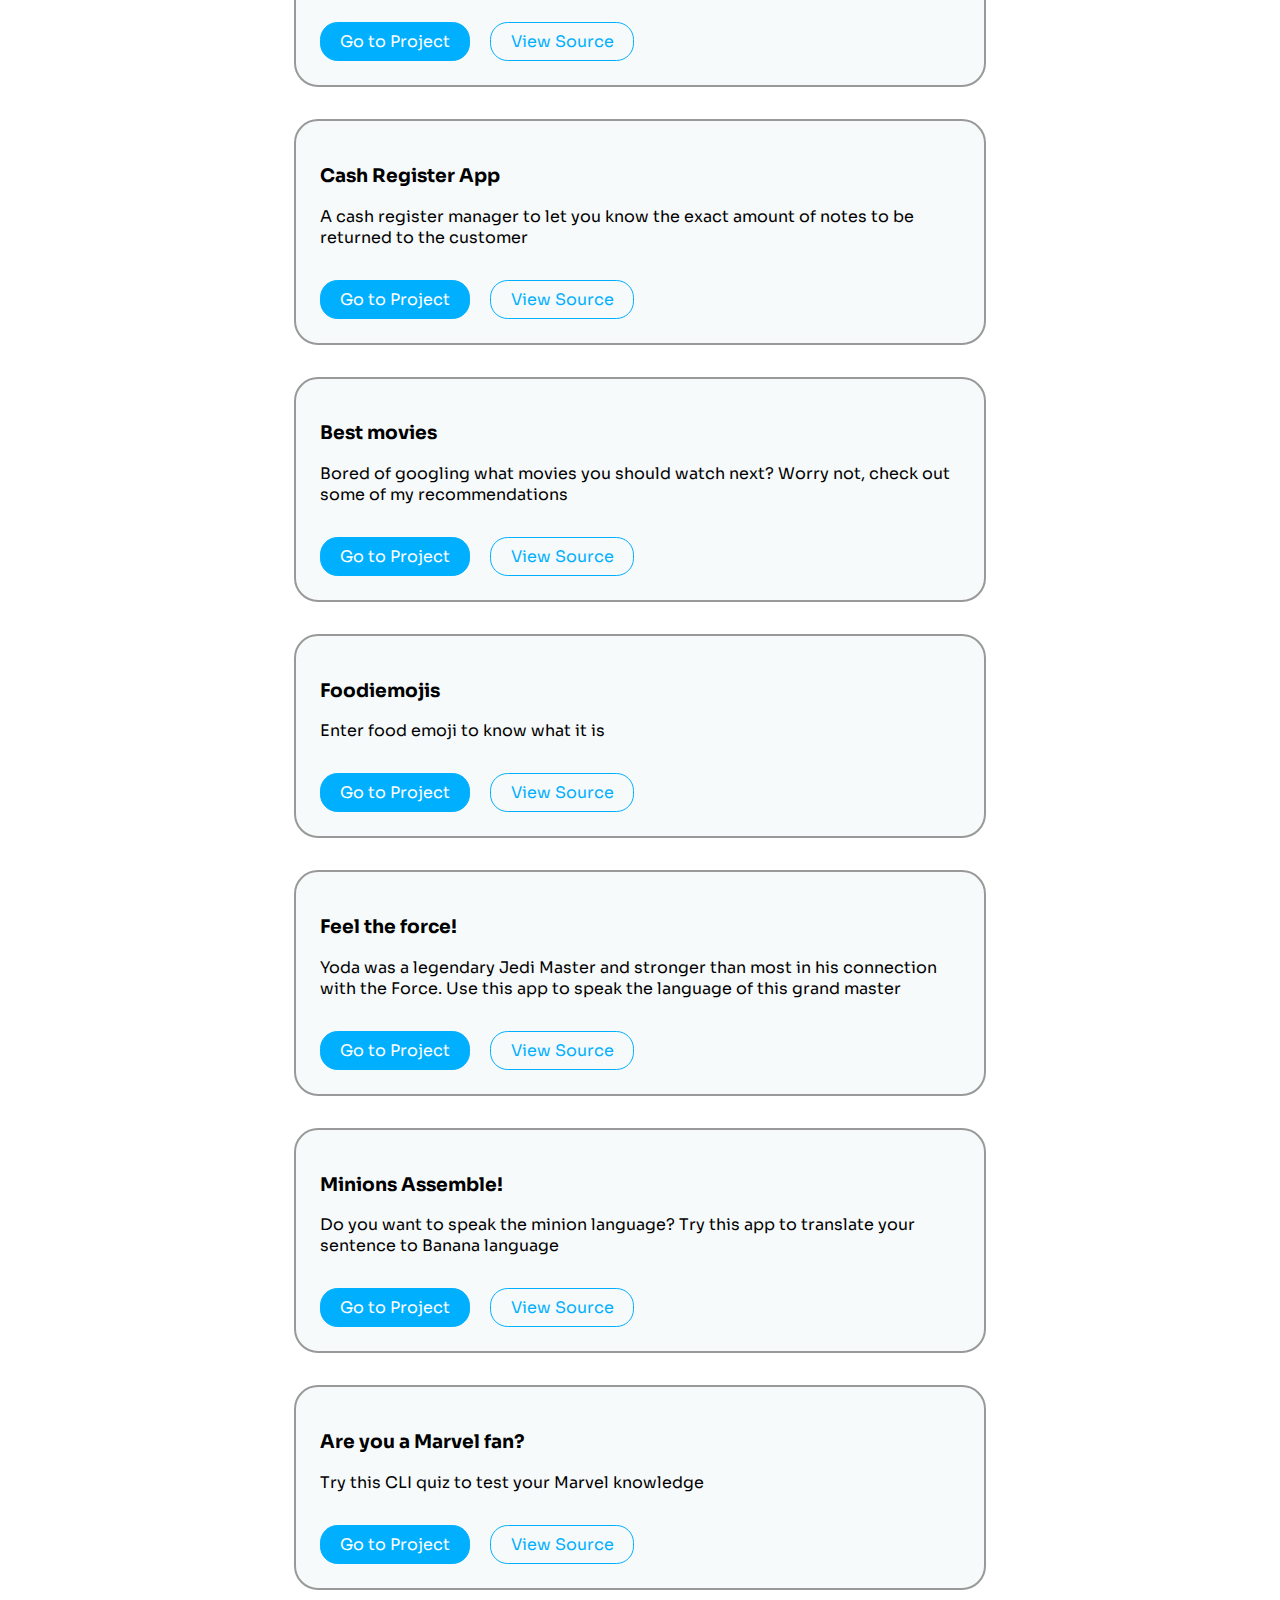
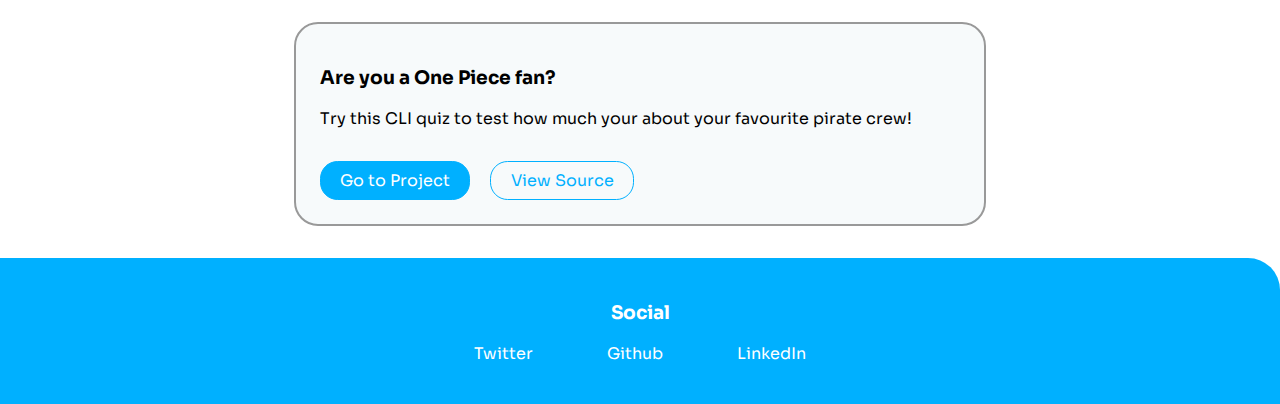
<file: HTML/projects.html>
<!DOCTYPE html>
<html lang="en">
	<head>
		<meta charset="UTF-8" />
		<meta name="viewport" content="width=device-width, initial-scale=1.0" />
		<link rel="stylesheet" href="../main.css" />
		<title>Kartik Portfolio</title>
	</head>
	<body>
		<header>
			<nav class="main-nav">
				<div class="main-nav__brand">
					<a href="/">IAMDEVELOPER</a>
				</div>
				<ul class="main-nav__links">
					<li class="main-nav__link"><a href="../index.html">Home</a></li>
					<li class="main-nav__link open-link"><a href="projects.html">Projects</a></li>
					<li class="main-nav__link"><a href="blogs.html">Blogs</a></li>
				</ul>
			</nav>
			<div class="main-header__container">
				<h2>mark15 projects</h2>
			</div>
		</header>
		<main>
			<ul class="project-list">
				<li>
					<section class="container card">
						<p>Level 1 projects</p>
						<a href="extra-projects.html" class="primary-button" target="_blank">Go to projects</a>
					</section>
				</li>
				<!-- Where in the world -->
				<li>
					<section class="container card">
						<h3>Where in the world?</h3>
						<p>
							This project shows data from
							<a href="https://restcountries.com/" id="rest-countries__api" target="_blank"
								>restcountries.com</a
							>
							api. Get the basic information about any country in the world
						</p>
						<a
							href="https://kartik-rest-countries-api.netlify.app/"
							class="primary-button"
							target="_blank"
							>Go to Project</a
						>
						<a
							href="https://github.com/kart-c/rest-countries-api"
							class="secondary-button secondary-button__project-page"
							target="_blank"
							>View Source</a
						>
					</section>
				</li>
				<li>
					<section class="container card">
						<h3>Profit and Loss Calculator</h3>
						<p>
							Want to know whether you are making a profit or loss on your stocks? Try this app to
							know
						</p>
						<a
							href="https://kartik-profit-loss-calculator.netlify.app/"
							class="primary-button"
							target="_blank"
							>Go to Project</a
						>
						<a
							href="https://github.com/kart-c/profit-loss-calculator"
							class="secondary-button secondary-button__project-page"
							target="_blank"
							>View Source</a
						>
					</section>
				</li>
				<li>
					<section class="container card">
						<h3>Palidrome Birthday</h3>
						<p>
							Check if your birthday is a palindrome. If not the app will tell you the nearest
							palindrome
						</p>
						<a
							href="https://kartik-birthday-palindrome.netlify.app/"
							class="primary-button"
							target="_blank"
							>Go to Project</a
						>
						<a
							href="https://github.com/kart-c/palindrome-birthday"
							class="secondary-button secondary-button__project-page"
							target="_blank"
							>View Source</a
						>
					</section>
				</li>
				<li>
					<section class="container card">
						<h3>Fun with Triangles</h3>
						<p>
							Solve a quiz about your favourite polygon. Also try out the area and hypotenuse
							calculator
						</p>
						<a
							href="https://kartik-fun-with-triangles.netlify.app/"
							class="primary-button"
							target="_blank"
							>Go to Project</a
						>
						<a
							href="https://github.com/kart-c/fun-with-triangles"
							class="secondary-button secondary-button__project-page"
							target="_blank"
							>View Source</a
						>
					</section>
				</li>
				<li>
					<section class="container card">
						<h3>Lucky Birthday</h3>
						<p>Enter your birthdate and your favourite number to see if your birthdate is lucky</p>
						<a
							href="https://kartik-lucky-birthday.netlify.app/"
							class="primary-button"
							target="_blank"
							>Go to Project</a
						>
						<a
							href="https://github.com/kart-c/lucky-birthday"
							class="secondary-button secondary-button__project-page"
							target="_blank"
							>View Source</a
						>
					</section>
				</li>
				<li>
					<section class="container card">
						<h3>Cash Register App</h3>
						<p>
							A cash register manager to let you know the exact amount of notes to be returned to
							the customer
						</p>
						<a
							href="https://kartik-cash-register.netlify.app/"
							class="primary-button"
							target="_blank"
							>Go to Project</a
						>
						<a
							href="https://github.com/kart-c/cash-register-manager"
							class="secondary-button secondary-button__project-page"
							target="_blank"
							>View Source</a
						>
					</section>
				</li>
				<li>
					<section class="container card">
						<h3>Best movies</h3>
						<p>
							Bored of googling what movies you should watch next? Worry not, check out some of my
							recommendations
						</p>
						<a href="https://iizb6.csb.app/" class="primary-button" target="_blank"
							>Go to Project</a
						>
						<a
							href="https://github.com/kart-c/movie-recommendation"
							class="secondary-button secondary-button__project-page"
							target="_blank"
							>View Source</a
						>
					</section>
				</li>
				<li>
					<section class="container card">
						<h3>Foodiemojis</h3>
						<p>Enter food emoji to know what it is</p>
						<a href="https://6szdc.csb.app/" class="primary-button" target="_blank"
							>Go to Project</a
						>
						<a
							href="https://github.com/kart-c/know-your-food-emoji"
							class="secondary-button secondary-button__project-page"
							target="_blank"
							>View Source</a
						>
					</section>
				</li>
				<li>
					<section class="container card">
						<h3>Feel the force!</h3>
						<p>
							Yoda was a legendary Jedi Master and stronger than most in his connection with the
							Force. Use this app to speak the language of this grand master
						</p>
						<a
							href="https://kartik-yoda-translator.netlify.app/"
							class="primary-button"
							target="_blank"
							>Go to Project</a
						>
						<a
							href="https://github.com/kart-c/yoda-translater-app"
							class="secondary-button secondary-button__project-page"
							target="_blank"
							>View Source</a
						>
					</section>
				</li>
				<li>
					<section class="container card">
						<h3>Minions Assemble!</h3>
						<p>
							Do you want to speak the minion language? Try this app to translate your sentence to
							Banana language
						</p>
						<a
							href="https://kartik-banano-translator.netlify.app/"
							class="primary-button"
							target="_blank"
							>Go to Project</a
						>
						<a
							href="https://github.com/kart-c/banana-translator-app"
							class="secondary-button secondary-button__project-page"
							target="_blank"
							>View Source</a
						>
					</section>
				</li>
				<li>
					<section class="container card">
						<h3>Are you a Marvel fan?</h3>
						<p>Try this CLI quiz to test your Marvel knowledge</p>
						<a
							href="https://replit.com/@kart-c/marvel-trivia?embed=1&output=1"
							target="_blank"
							class="primary-button"
							>Go to Project</a
						>
						<a
							href="https://github.com/kart-c/marvel-trivia-CLI-app"
							class="secondary-button secondary-button__project-page"
							target="_blank"
							>View Source</a
						>
					</section>
				</li>
				<li>
					<section class="container card">
						<h3>Are you a One Piece fan?</h3>
						<p>Try this CLI quiz to test how much your about your favourite pirate crew!</p>
						<a
							href="https://replit.com/@kart-c/one-piece-trivia?embed=1&output=1"
							class="primary-button"
							target="_blank"
							>Go to Project</a
						>
						<a
							href="https://github.com/kart-c/one-piece-trivia-app"
							class="secondary-button secondary-button__project-page"
							target="_blank"
							>View Source</a
						>
					</section>
				</li>
			</ul>
		</main>
		<footer class="main-footer">
			<div class="main-footer__container">
				<h3>Social</h3>
				<ul class="main-footer__socials">
					<li class="main-footer__social">
						<a href="https://twitter.com/kart_c11" target="_blank">Twitter</a>
					</li>
					<li class="main-footer__social">
						<a href="https://github.com/kart-c" target="_blank">Github</a>
					</li>
					<li class="main-footer__social">
						<a href="https://www.linkedin.com/in/kartikeya-choudhary-92881621a/" target="_blank"
							>LinkedIn</a
						>
					</li>
				</ul>
			</div>
		</footer>
	</body>
</html>
</file>
<file: main.css>
@import url('https://fonts.googleapis.com/css2?family=Sora:wght@400;800&display=swap');
:root {
	--primary-color: #00b0ff;
	--white-color: #fff;
	--bold: 800;
	--secondary-color: #d6f3fe;
	--card: #f7fafb;
	--card-hover: #f1f4f5;
}

body {
	padding: 0;
	margin: 0;
	box-sizing: border-box;
	font-family: 'Sora', sans-serif;
	font-weight: 400;
	height: 100vh;
	display: flex;
	flex-direction: column;
}

.main-nav {
	background-color: var(--primary-color);
	padding: 1.5rem;
	border-bottom-left-radius: 2rem;
	margin-bottom: 1rem;
}

.main-nav__brand > a {
	font-weight: var(--bold);
	color: var(--white-color);
	text-decoration: none;
}

.main-nav__links {
	padding-right: 3rem;
	list-style: none;
	text-align: right;
}

.main-nav__link {
	display: inline-block;
}

.main-nav__link a {
	text-decoration: none;
	margin: 1.2rem;
	color: var(--white-color);
}
@media (max-width: 450px) {
	.main-nav__link a {
		margin: 0.5rem;
	}
}

.open-link {
	font-weight: var(--bold);
	font-size: 1.2rem;
}

.main-header__container {
	text-align: center;
	margin-bottom: 2rem;
}

.main-header__container > img {
	padding: 1rem 0;
	width: 80%;
	max-width: 600px;
}

.highlight {
	color: var(--primary-color);
}

.section {
	padding: 2rem;
}

.section:nth-child(odd) {
	background-color: var(--secondary-color);
}

.container {
	max-width: 40rem;
	margin: auto;
}

.container-small {
	max-width: 35rem;
}

.card {
	background-color: var(--card);
	padding: 1.5rem;
	border: 2px solid #999;
	border-radius: 1.5rem;
}

#rest-countries__api {
	color: var(--primary-color);
	text-decoration: none;
}

.card:hover {
	box-shadow: 2px 2px 2px 2px #888;
	background-color: var(--card-hover);
}

.card:focus-visible {
	outline: none;
}

.card > h3 > a {
	color: var(--primary-color);
	text-decoration: none;
}

.primary-button {
	margin-top: 1rem;
	margin-right: 1rem;
	display: inline-block;
	padding: 0.5rem 1.2rem;
	color: var(--white-color);
	border: 1px solid var(--primary-color);
	background-color: var(--primary-color);
	border-radius: 1.1rem;
	text-decoration: none;
	transition: background-color 0.2s, color 0.2s;
}

.primary-button:hover,
.primary-button:active {
	background-color: var(--card-hover);
	color: var(--primary-color);
}

.primary-button__home:hover {
	background-color: var(--white-color);
	color: var(--primary-color);
}

.primary-button:focus-visible {
	outline: none;
}

.secondary-button {
	margin-top: 1rem;
	display: inline-block;
	padding: 0.5rem 1.2rem;
	color: var(--primary-color);
	border: 1px solid var(--primary-color);
	background-color: var(--secondary-color);
	border-radius: 1.1rem;
	text-decoration: none;
	transition: background-color 0.2s, color 0.2s;
}

.secondary-button:hover,
.secondary-button:active {
	background-color: var(--primary-color);
	color: var(--white-color);
}

.secondary-button:focus-visible {
	outline: none;
}

.secondary-button__project-page {
	background-color: var(--card);
}

#main-footer__main-page {
	background-color: var(--secondary-color);
}

.main-footer {
	background-color: var(--primary-color);
	padding: 1.5rem;
	border-top-right-radius: 2rem;
	margin-top: auto;
}

.main-footer__container {
	max-width: 30rem;
	margin: auto;
	text-align: center;
	color: var(--white-color);
}

.main-footer__socials {
	display: flex;
	list-style: none;
	justify-content: space-evenly;
	padding-inline-start: 0;
}

.main-footer__social a {
	text-decoration: none;
	color: var(--white-color);
}

.project-list {
	list-style: none;
	padding: 0;
}

.project-list li {
	padding: 1rem;
}

.container-image {
	width: 100%;
	cursor: pointer;
	border: 1px solid;
}

.box-model-image {
	cursor: default;
}

.backdrop {
	z-index: 1;
	cursor: pointer;
	display: none;
	position: fixed;
	height: 100vh;
	width: 100vw;
	background-color: rgba(0, 0, 0, 0.5);
}

.container-image__onclick {
	position: fixed;
	top: 7%;
	left: 10%;
	width: 80%;
	z-index: 10;
}

.open {
	display: block;
}

.code-block {
	display: block;
	margin: 0.5rem 0;
	padding: 1rem;
	background-color: #eee;
	border: 2px solid #999;
}

.code-block__inline {
	background-color: #eee;
	border: 2px solid #999;
	padding: 0 0.5rem;
}

.code-block__span {
	display: block;
}

figcaption {
	text-align: center;
}
</file>
